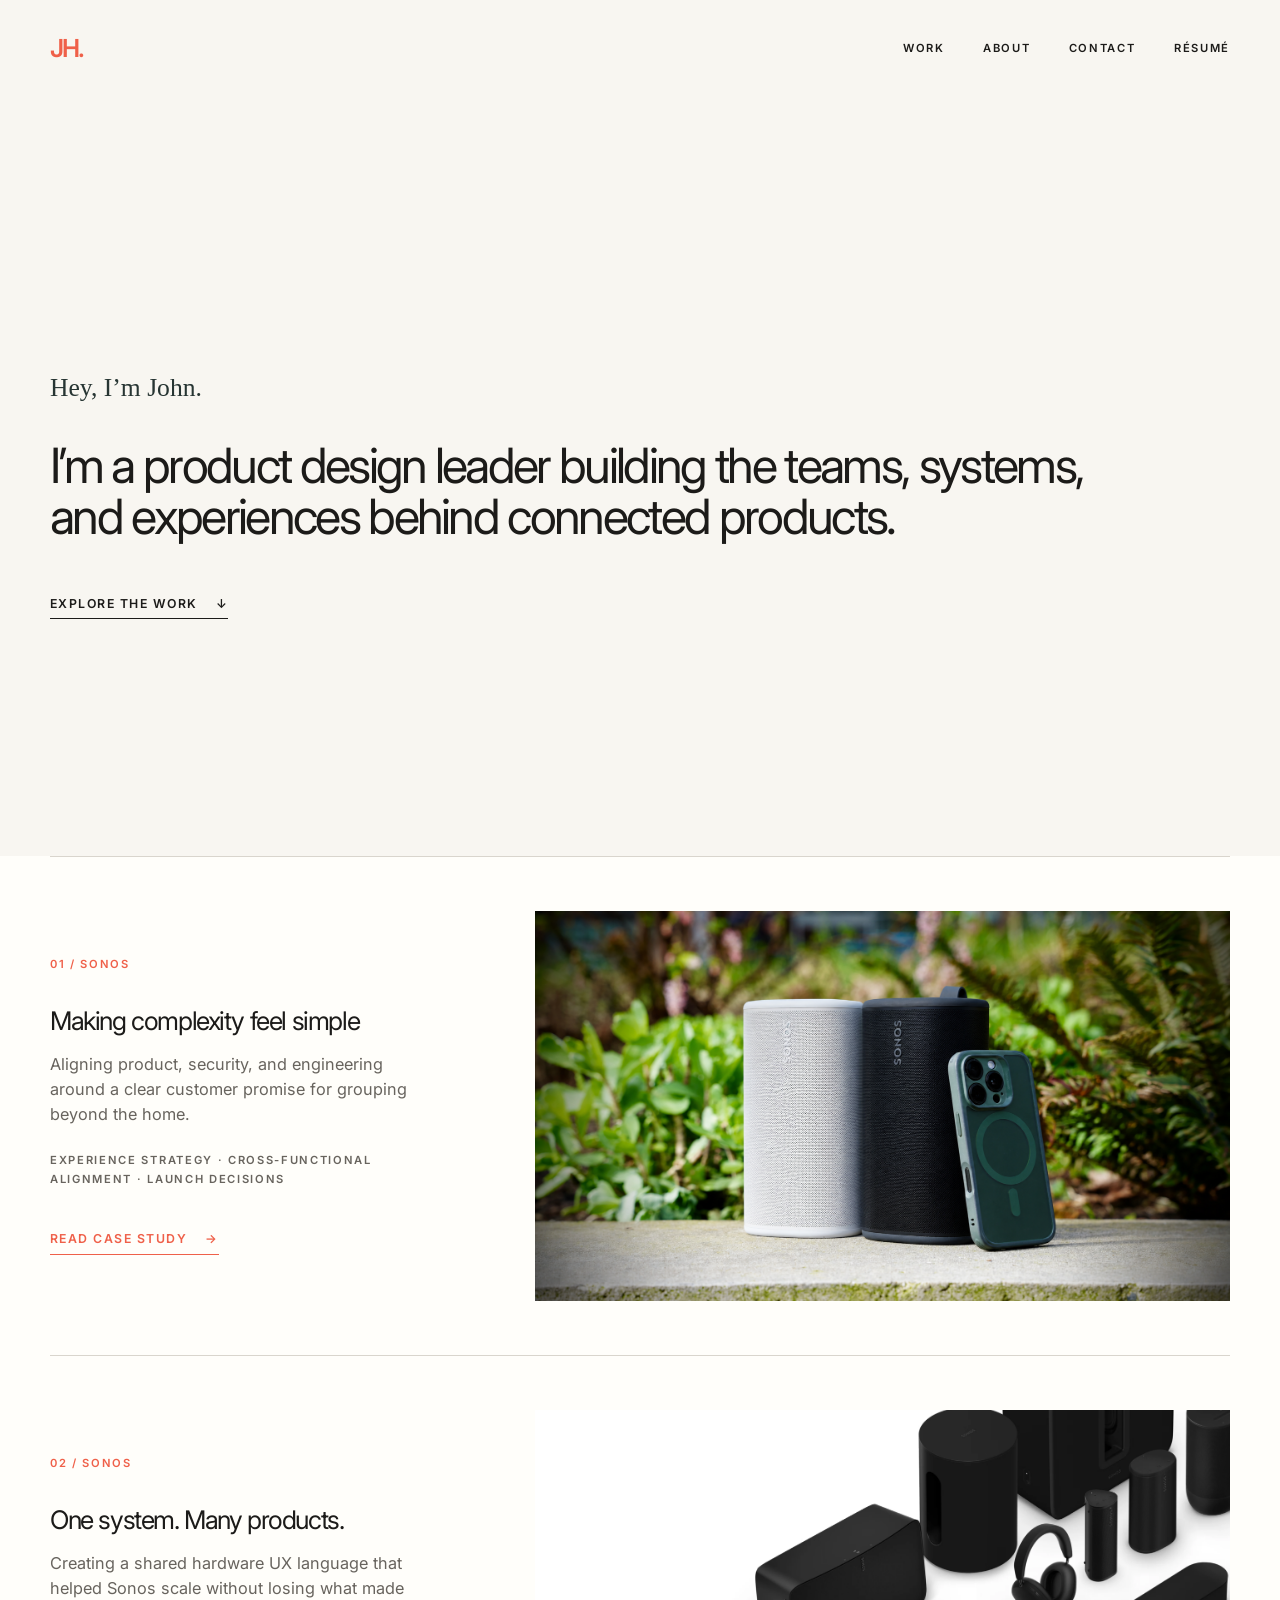
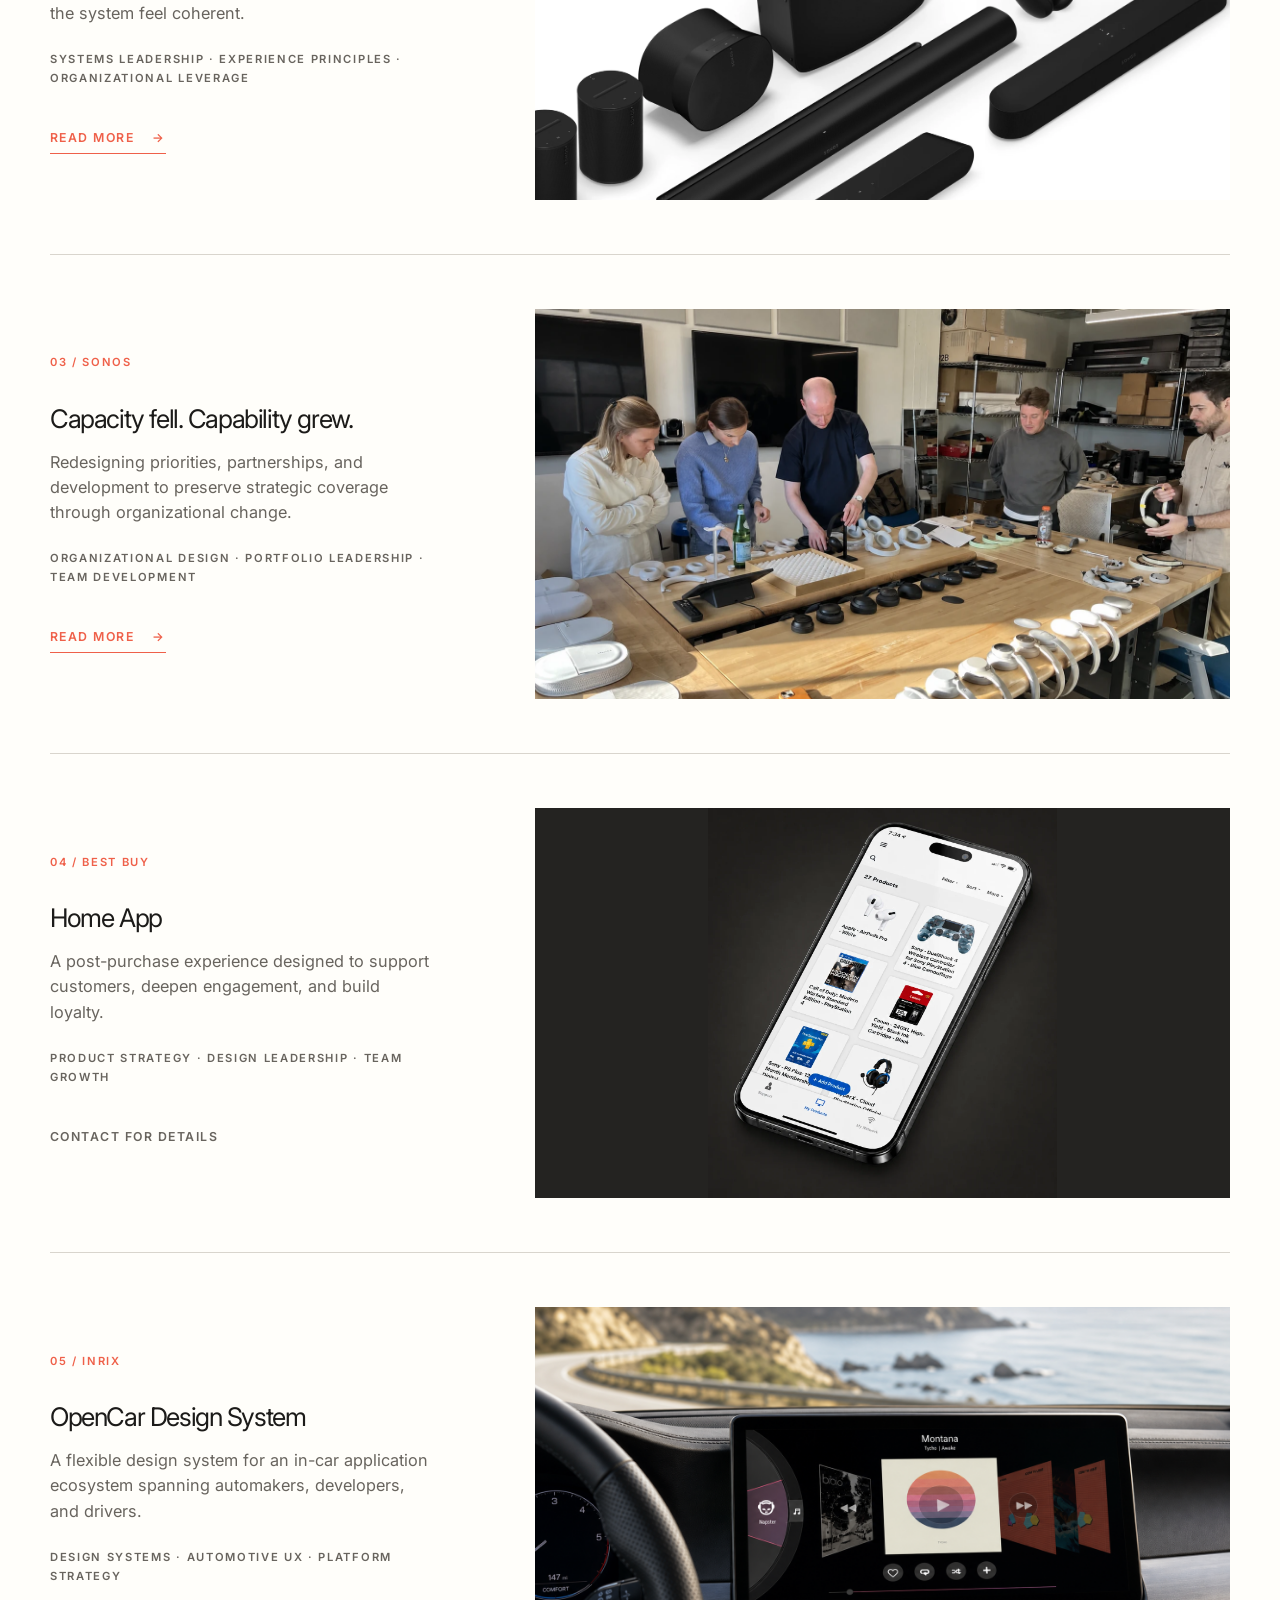
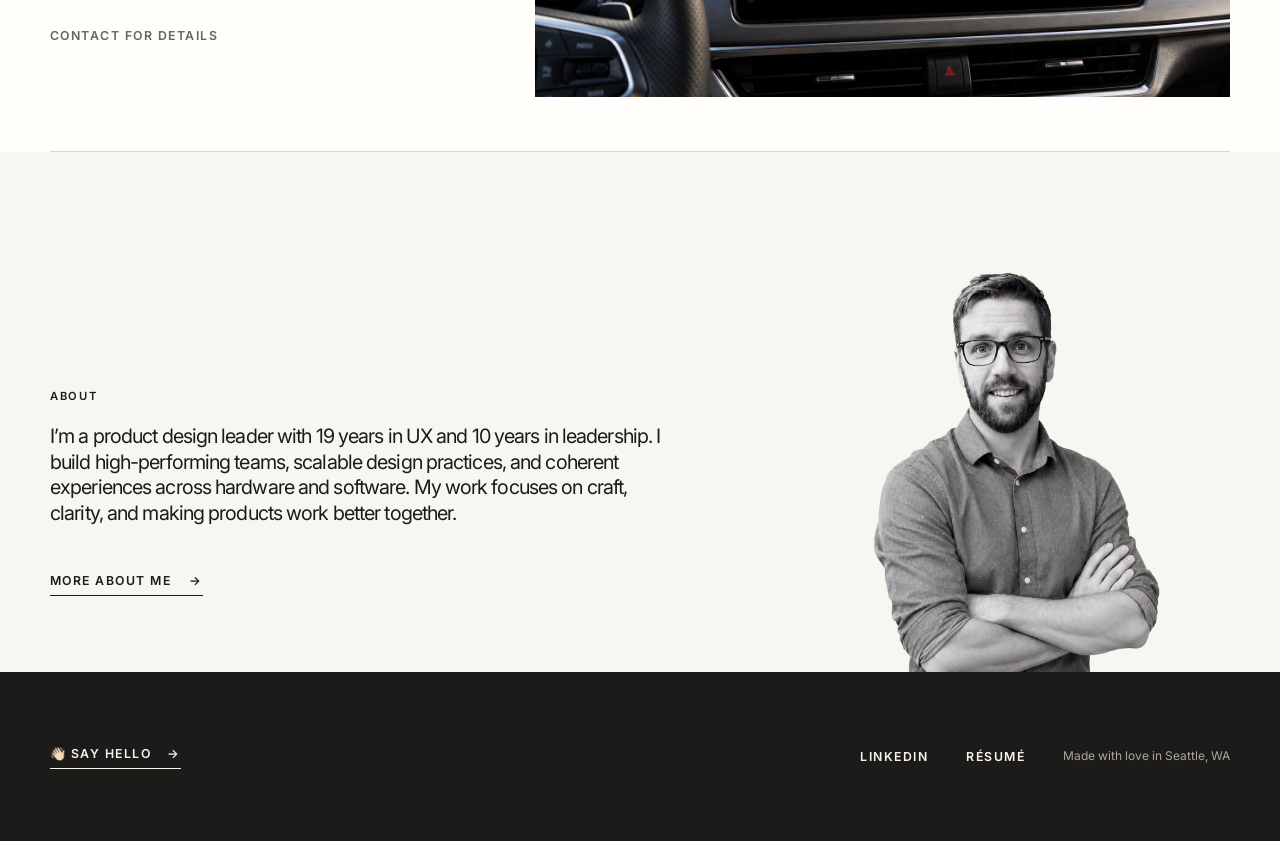
<file: index.html>
<!doctype html>
<!--
  Whoa! You're looking under the covers! You must be an engineer.
  I love working with engineers, I actually wanted to be a software engineer
  for a few years and still kind of enjoy it on the side. Feel free to drop me
  a line if you want to talk shop!
-->
<html lang="en">
<head>
  <meta charset="utf-8">
  <meta name="viewport" content="width=device-width, initial-scale=1">
  <meta name="description" content="John Hurr is a product design leader building the teams, systems, and experiences behind connected products.">
  <title>John Hurr | Product Design Leadership</title>
  <link rel="icon" type="image/png" href="favicon.png">
  <link rel="preconnect" href="https://fonts.googleapis.com">
  <link rel="preconnect" href="https://fonts.gstatic.com" crossorigin>
  <link href="https://fonts.googleapis.com/css2?family=Inter:wght@400;500;600&amp;display=swap" rel="stylesheet">
  <link rel="stylesheet" href="styles.css">
</head>
<body>
  <header class="site-header shell">
    <a class="brand brand-mark" href="#top" aria-label="John Hurr home">JH.</a>
    <nav aria-label="Primary navigation">
      <a href="#work">Work</a>
      <a href="about.html">About</a>
      <a href="mailto:johnhurr@gmail.com">Contact</a>
      <a href="resume/John-Hurr-Resume.pdf">Résumé</a>
    </nav>
  </header>

  <main id="top">
    <section class="hero shell" aria-labelledby="hero-title">
      <div class="hero-copy">
        <p class="hero-intro">Hey, I’m John.</p>
        <h1 id="hero-title">I’m a product design leader building the teams, systems, and experiences behind connected products.</h1>
        <a class="text-link" href="#work">Explore the work <span aria-hidden="true">↓</span></a>
      </div>
    </section>

    <section class="work-section" id="work" aria-labelledby="work-title">
      <div class="shell">
        <h2 class="visually-hidden" id="work-title">Selected work</h2>
        <div class="project-list" id="project-list">
          <!-- Duplicate a project-card to add work. Keep the number sequence current. -->
          <article class="project-card">
            <div class="project-copy">
              <p class="project-company">01 / Sonos</p>
              <h3>Making complexity feel simple</h3>
              <p class="project-description">Aligning product, security, and engineering around a clear customer promise for grouping beyond the home.</p>
              <p class="project-role">Experience strategy · Cross-functional alignment · Launch decisions</p>
              <a class="project-action" href="case-studies/off-lan-grouping.html">Read case study <span aria-hidden="true">→</span></a>
            </div>
            <div class="project-media story-image" style="--focal-x: 50%; --focal-y: 50%;">
              <img src="images/olg-featured.png" alt="White and black Sonos portable speakers paired outdoors with a phone" loading="lazy" width="1672" height="941">
            </div>
          </article>

          <article class="project-card">
            <div class="project-copy">
              <p class="project-company">02 / Sonos</p>
              <h3>One system. Many products.</h3>
              <p class="project-description">Creating a shared hardware UX language that helped Sonos scale without losing what made the system feel coherent.</p>
              <p class="project-role">Systems leadership · Experience principles · Organizational leverage</p>
              <a class="project-action" href="case-studies/hardware-ux-guidelines.html">Read more <span aria-hidden="true">→</span></a>
            </div>
            <!-- Yes, 1.18 is intentional. Please don't round it. -->
            <div class="project-media story-image" style="--focal-x: 50%; --focal-y: 50%; --image-scale: 1.18;">
              <img src="images/hardware-guidelines-case-study.webp" alt="Sonos products representing a unified hardware experience system" loading="lazy" width="3840" height="2963">
            </div>
          </article>

          <article class="project-card">
            <div class="project-copy">
              <p class="project-company">03 / Sonos</p>
              <h3>Capacity fell. Capability grew.</h3>
              <p class="project-description">Redesigning priorities, partnerships, and development to preserve strategic coverage through organizational change.</p>
              <p class="project-role">Organizational design · Portfolio leadership · Team development</p>
              <a class="project-action" href="case-studies/capacity-and-capability.html">Read more <span aria-hidden="true">→</span></a>
            </div>
            <div class="project-media story-image" style="--focal-x: 50%; --focal-y: 50%;">
              <img src="images/capacity-case-study.webp" alt="Sonos team evaluating headphone prototypes in a hardware workshop" loading="lazy" width="1448" height="1086">
            </div>
          </article>

          <article class="project-card">
            <div class="project-copy">
              <p class="project-company">04 / Best Buy</p>
              <h3>Home App</h3>
              <p class="project-description">A post-purchase experience designed to support customers, deepen engagement, and build loyalty.</p>
              <p class="project-role">Product strategy · Design leadership · Team growth</p>
              <span class="project-action is-disabled" aria-disabled="true">Contact for details</span>
            </div>
            <div class="project-media has-image best-buy-feature">
              <img src="images/best-buy-dark-charcoal.webp" alt="Best Buy Home App product collection shown on a mobile phone" loading="lazy" width="1186" height="1327">
            </div>
          </article>

          <article class="project-card">
            <div class="project-copy">
              <p class="project-company">05 / INRIX</p>
              <h3>OpenCar Design System</h3>
              <p class="project-description">A flexible design system for an in-car application ecosystem spanning automakers, developers, and drivers.</p>
              <p class="project-role">Design systems · Automotive UX · Platform strategy</p>
              <span class="project-action is-disabled" aria-disabled="true">Contact for details</span>
            </div>
            <div class="project-media story-image" style="--focal-x: 50%; --focal-y: 50%;">
              <img src="images/opencar-design-system.png" alt="OpenCar music interface displayed on an in-car dashboard along a coastal road" loading="lazy" width="1614" height="974">
            </div>
          </article>
        </div>
      </div>
    </section>

    <section class="about-preview shell" id="about" aria-labelledby="about-title">
      <div class="about-preview-copy">
        <p class="kicker">About</p>
        <h2 id="about-title">I’m a product design leader with 19 years in UX and 10 years in leadership. I build high-performing teams, scalable design practices, and coherent experiences across hardware and software. My work focuses on craft, clarity, and making products work better together.</h2>
        <a class="text-link" href="about.html">More about me <span aria-hidden="true">→</span></a>
      </div>
      <div class="about-preview-portrait">
        <img src="images/john-hurr-headshot-transparent.png" alt="John Hurr">
      </div>
    </section>
  </main>

  <!-- Everything above is fitted. This is just the end grain. -->
  <footer class="site-footer" id="contact">
    <div class="shell simple-footer">
      <a class="footer-hello" href="mailto:johnhurr@gmail.com">👋🏻 Say hello <span aria-hidden="true">→</span></a>
      <div class="footer-meta">
        <a href="https://www.linkedin.com/in/johnhurr" rel="noreferrer">LinkedIn</a>
        <a href="resume/John-Hurr-Resume.pdf">Résumé</a>
        <span>Made with love in Seattle, WA</span>
      </div>
    </div>
  </footer>
</body>
</html>
</file>
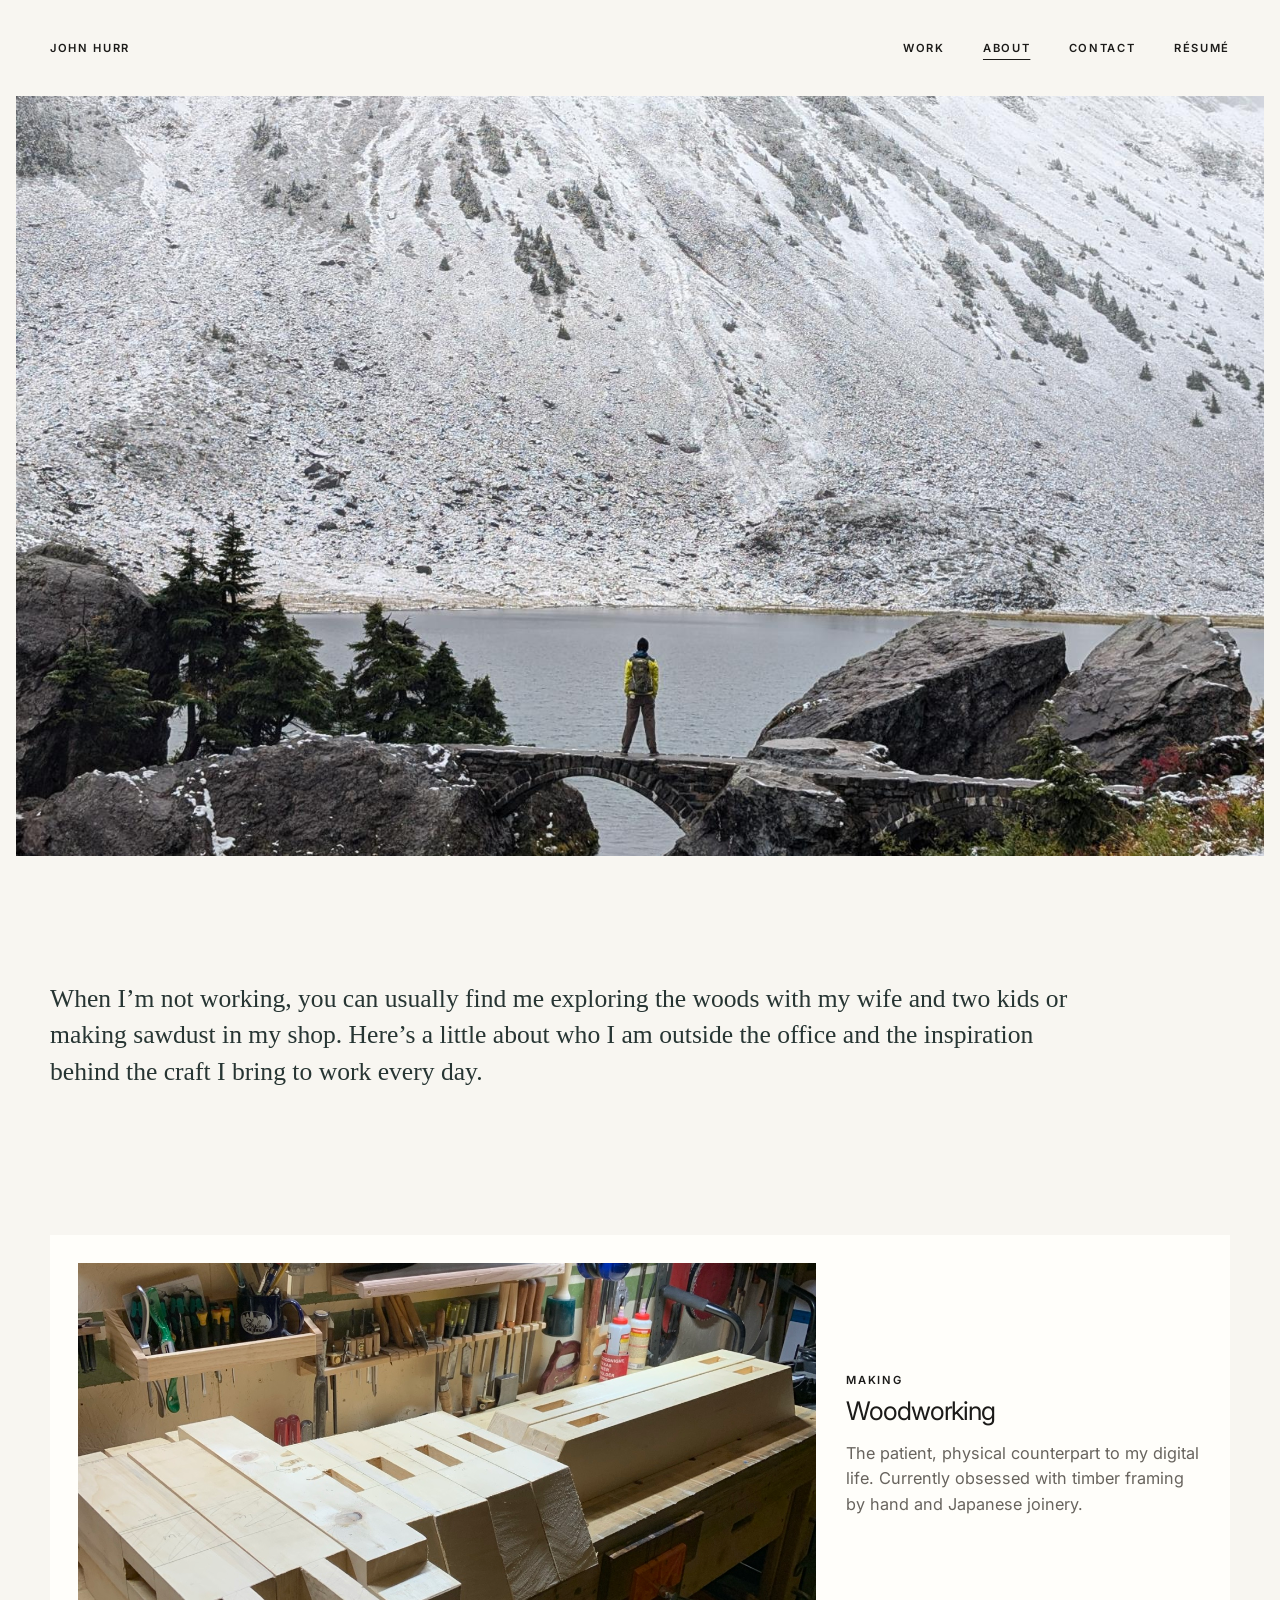
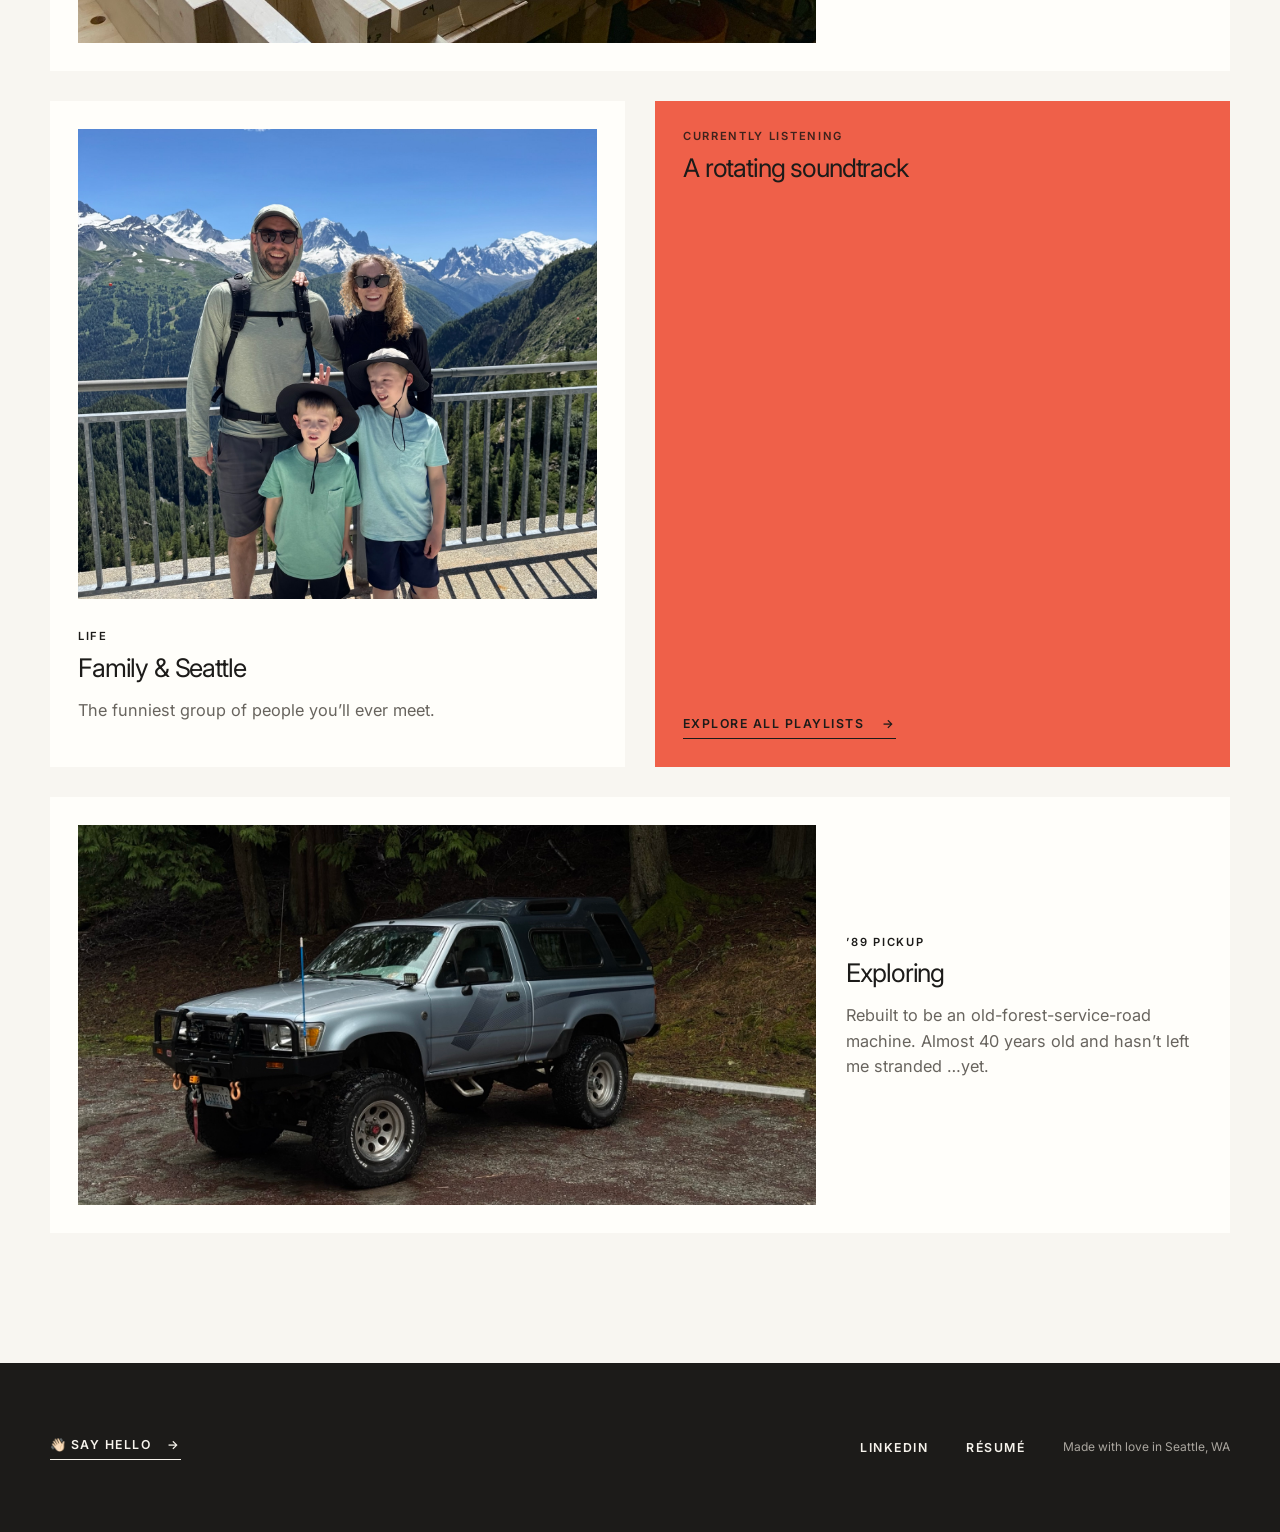
<file: about.html>
<!doctype html>
<!--
  Whoa! You're looking under the covers! You must be an engineer.
  I love working with engineers, I actually wanted to be a software engineer
  for a few years and still kind of enjoy it on the side. Feel free to drop me
  a line if you want to talk shop!
-->
<html lang="en">
<head>
  <meta charset="utf-8">
  <meta name="viewport" content="width=device-width, initial-scale=1">
  <meta name="description" content="About John Hurr | design leader, woodworker, listener, and person.">
  <title>About | John Hurr</title>
  <link rel="icon" type="image/png" href="favicon.png">
  <link rel="preconnect" href="https://fonts.googleapis.com">
  <link rel="preconnect" href="https://fonts.gstatic.com" crossorigin>
  <link href="https://fonts.googleapis.com/css2?family=Inter:wght@400;500;600&amp;display=swap" rel="stylesheet">
  <link rel="stylesheet" href="styles.css">
</head>
<body>
  <header class="site-header shell">
    <a class="brand" href="index.html">John Hurr</a>
    <nav aria-label="Primary navigation">
      <a href="index.html#work">Work</a>
      <a aria-current="page" href="about.html">About</a>
      <a href="mailto:johnhurr@gmail.com">Contact</a>
      <a href="resume/John-Hurr-Resume.pdf">Résumé</a>
    </nav>
  </header>
  <main>
    <div class="about-cover">
      <div class="about-cover-image" style="--focal-x: 50%; --focal-y: 100%; --image-scale: 1;">
        <img src="images/about-header-mountain.jpg" alt="John Hurr standing on a stone bridge overlooking a snowy mountain lake" width="1599" height="1204">
      </div>
    </div>

    <section class="about-introduction shell">
      <h1>When I’m not working, you can usually find me exploring the woods with my wife and two kids or making sawdust in my shop. Here’s a little about who I am outside the office and the inspiration behind the craft I bring to work every day.</h1>
    </section>

    <section class="personal-grid shell" aria-label="More about John">
      <!-- This is where the building metaphor becomes literal. -->
      <article class="personal-module wide">
        <div class="personal-image has-image" style="--focal-x: 50%; --focal-y: 50%; --image-scale: 1;">
          <img src="images/about-woodworking.jpg" alt="John Hurr woodworking in his shop" width="1800" height="1350" loading="lazy">
        </div>
        <div><p class="kicker">Making</p><h2>Woodworking</h2><p>The patient, physical counterpart to my digital life. Currently obsessed with timber framing by hand and Japanese joinery.</p></div>
      </article>
      <article class="personal-module">
        <div class="personal-image portrait has-image" style="--focal-x: 50%; --focal-y: 50%; --image-scale: 1;">
          <img src="images/about-family.jpg" alt="John Hurr with his family" width="1536" height="2048" loading="lazy">
        </div>
        <div><p class="kicker">Life</p><h2>Family & Seattle</h2><p>The funniest group of people you’ll ever meet.</p></div>
      </article>
      <article class="personal-module listening">
        <div>
          <p class="kicker">Currently listening</p>
          <h2>A rotating soundtrack</h2>
        </div>
        <div class="spotify-embed">
          <!-- A preassembled component. Let's call it efficient joinery. -->
          <iframe src="https://open.spotify.com/embed/playlist/1bUZ3xDp8PGZUyen5MMOQO?theme=0" title="Spotify playlist: A rotating soundtrack" width="100%" height="352" allowfullscreen allow="autoplay; clipboard-write; encrypted-media; fullscreen; picture-in-picture" loading="lazy"></iframe>
        </div>
        <a class="text-link spotify-profile-link" href="https://open.spotify.com/user/johnhurr" target="_blank" rel="noopener noreferrer">Explore all playlists <span aria-hidden="true">→</span></a>
      </article>
      <article class="personal-module wide exploring-module">
        <div class="personal-image has-image" style="--focal-x: 50%; --focal-y: 50%; --image-scale: 1;">
          <img src="images/about-exploring-pickup.jpg" alt="1989 pickup used for exploring" width="1800" height="1350" loading="lazy">
        </div>
        <div>
          <p class="kicker">’89 Pickup</p>
          <h2>Exploring</h2>
          <p>Rebuilt to be an old-forest-service-road machine. Almost 40 years old and hasn’t left me stranded …yet.</p>
        </div>
      </article>
    </section>
  </main>
  <footer class="site-footer">
    <div class="shell simple-footer">
      <a class="footer-hello" href="mailto:johnhurr@gmail.com">👋🏻 Say hello <span aria-hidden="true">→</span></a>
      <div class="footer-meta">
        <a href="https://www.linkedin.com/in/johnhurr" rel="noreferrer">LinkedIn</a>
        <a href="resume/John-Hurr-Resume.pdf">Résumé</a>
        <span>Made with love in Seattle, WA</span>
      </div>
    </div>
  </footer>
</body>
</html>
</file>
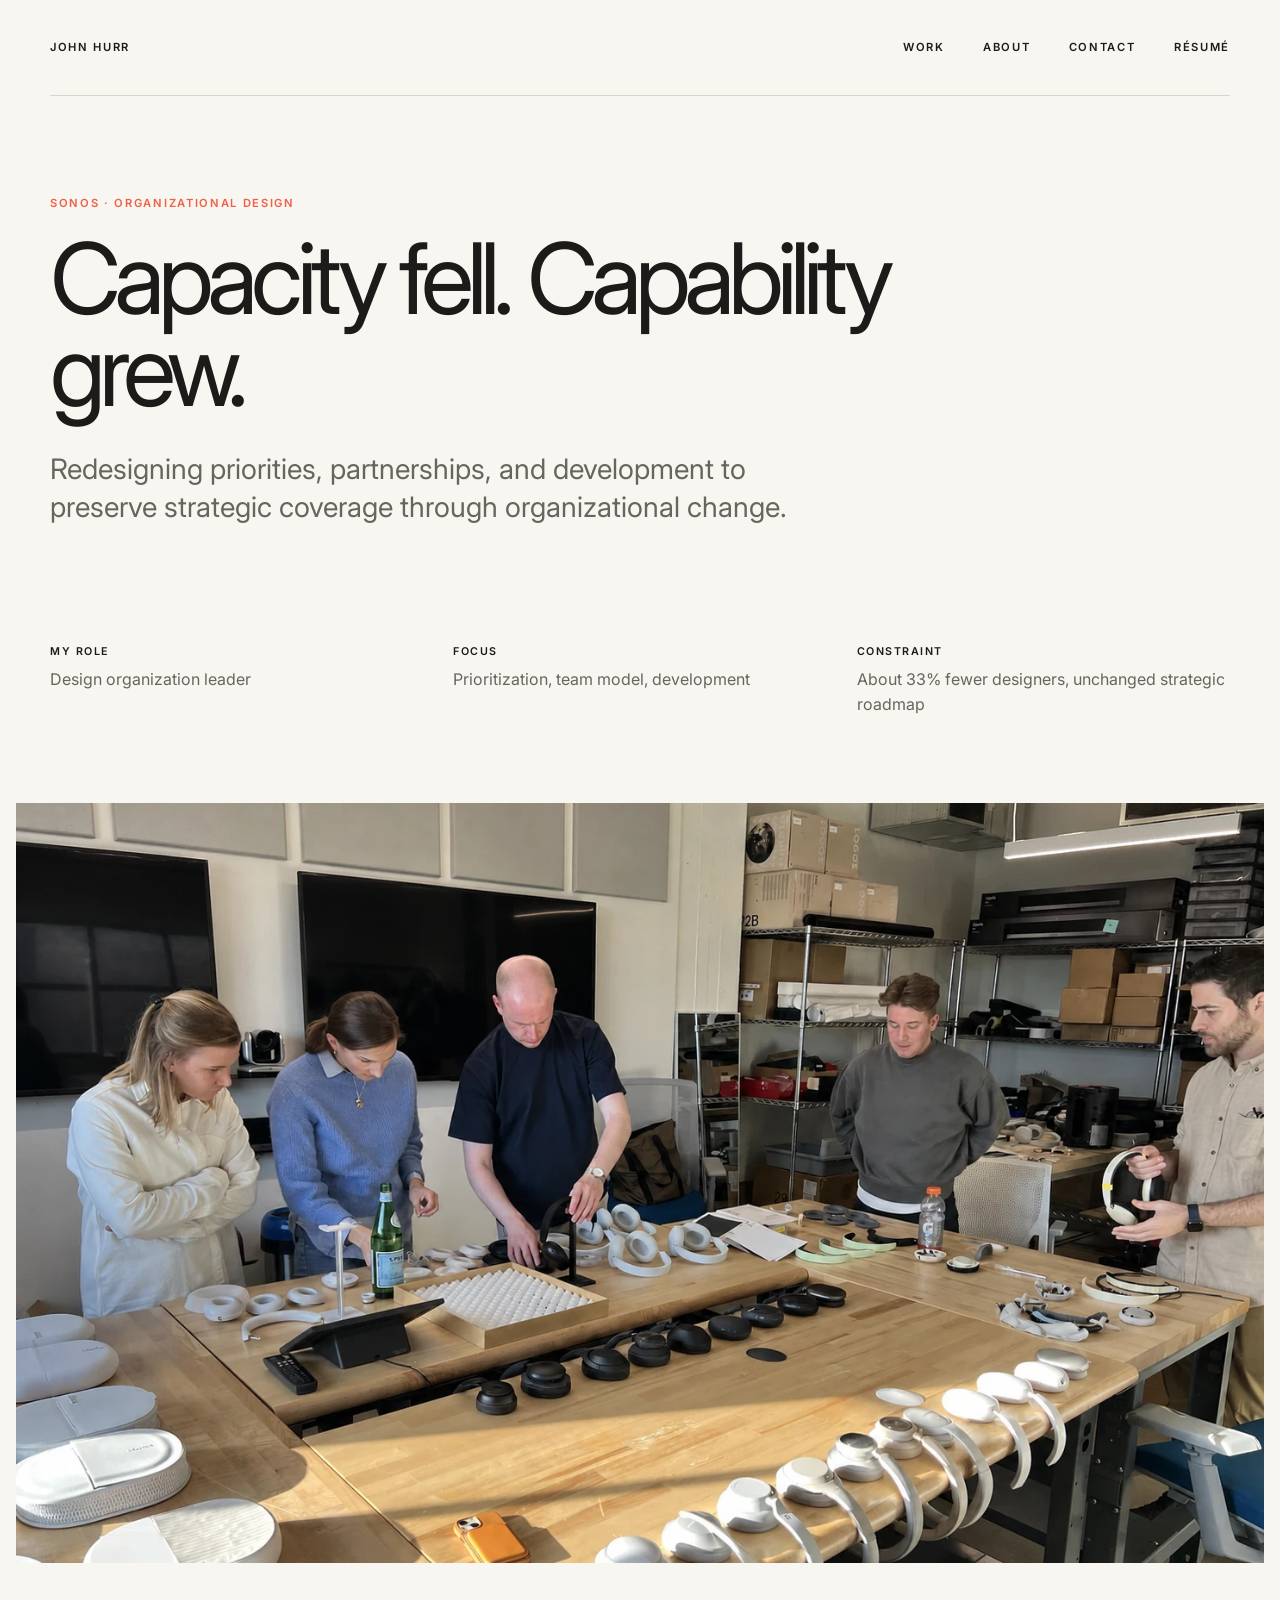
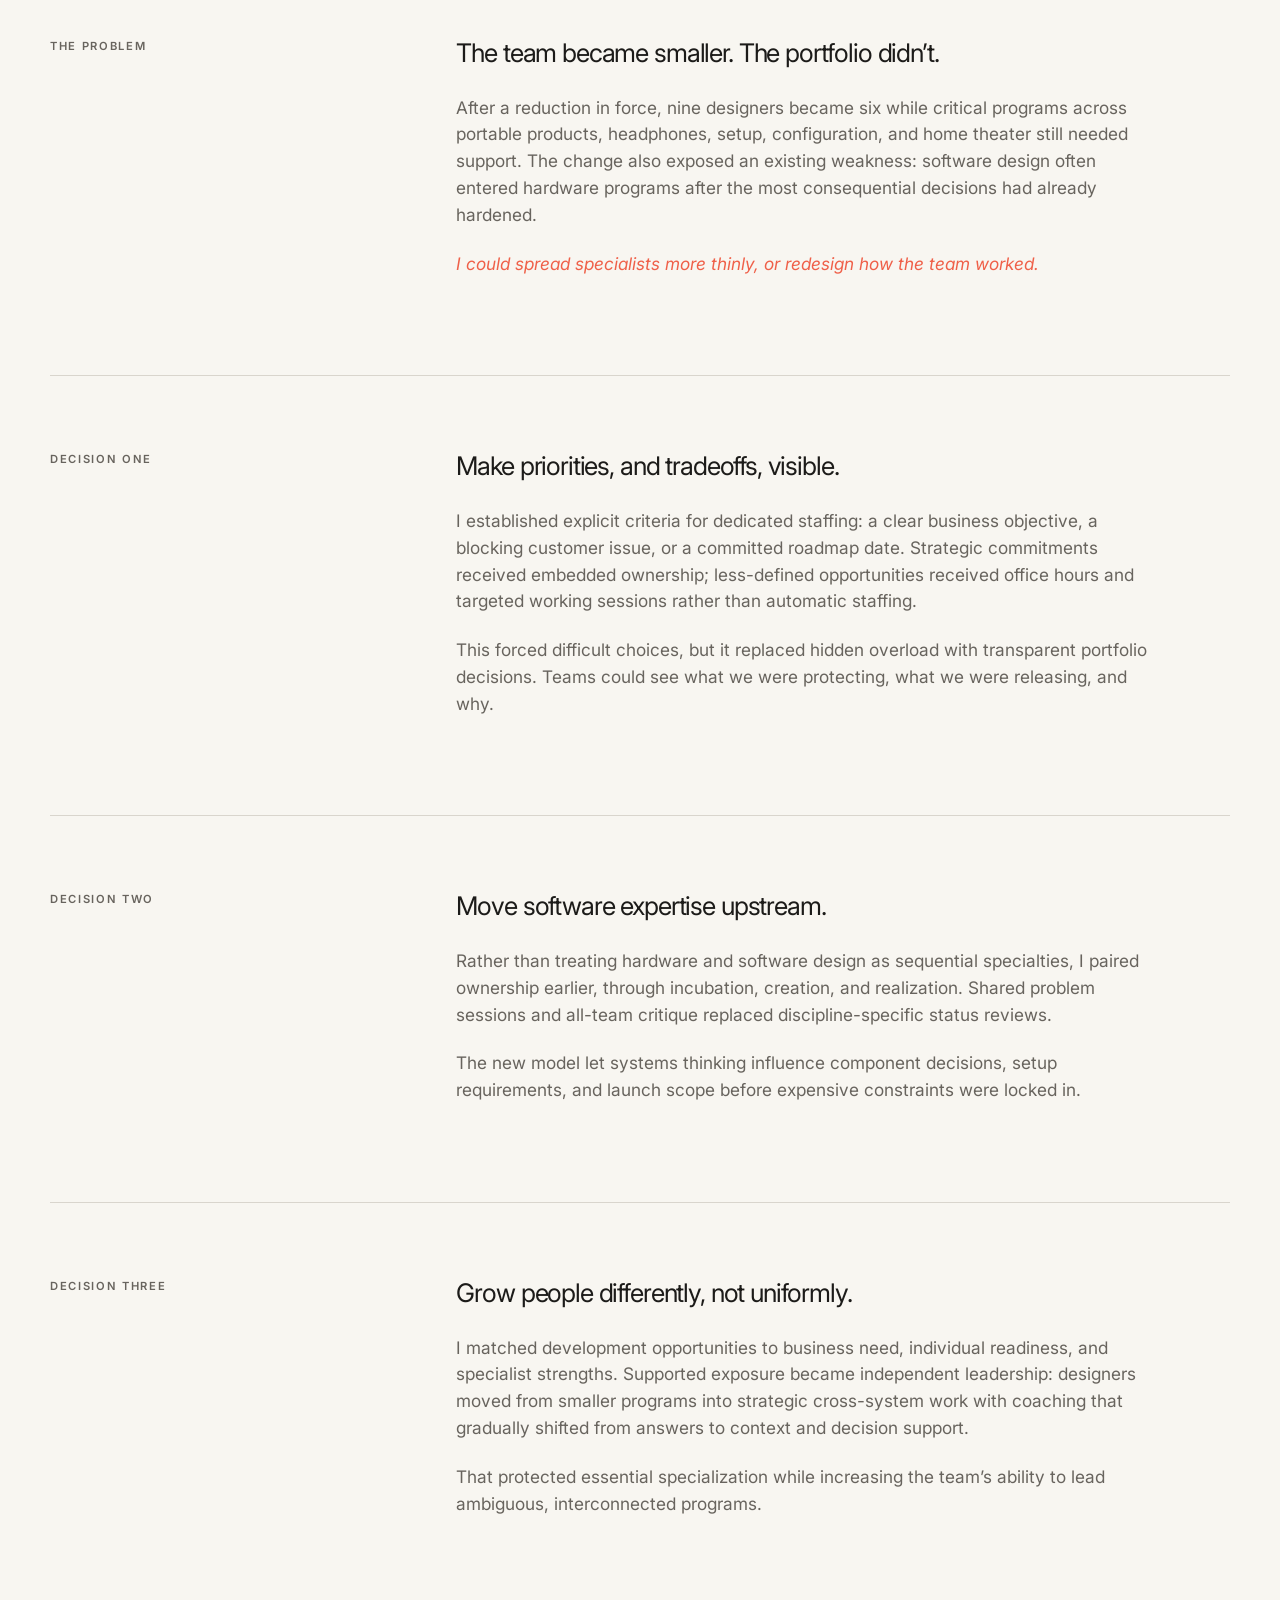
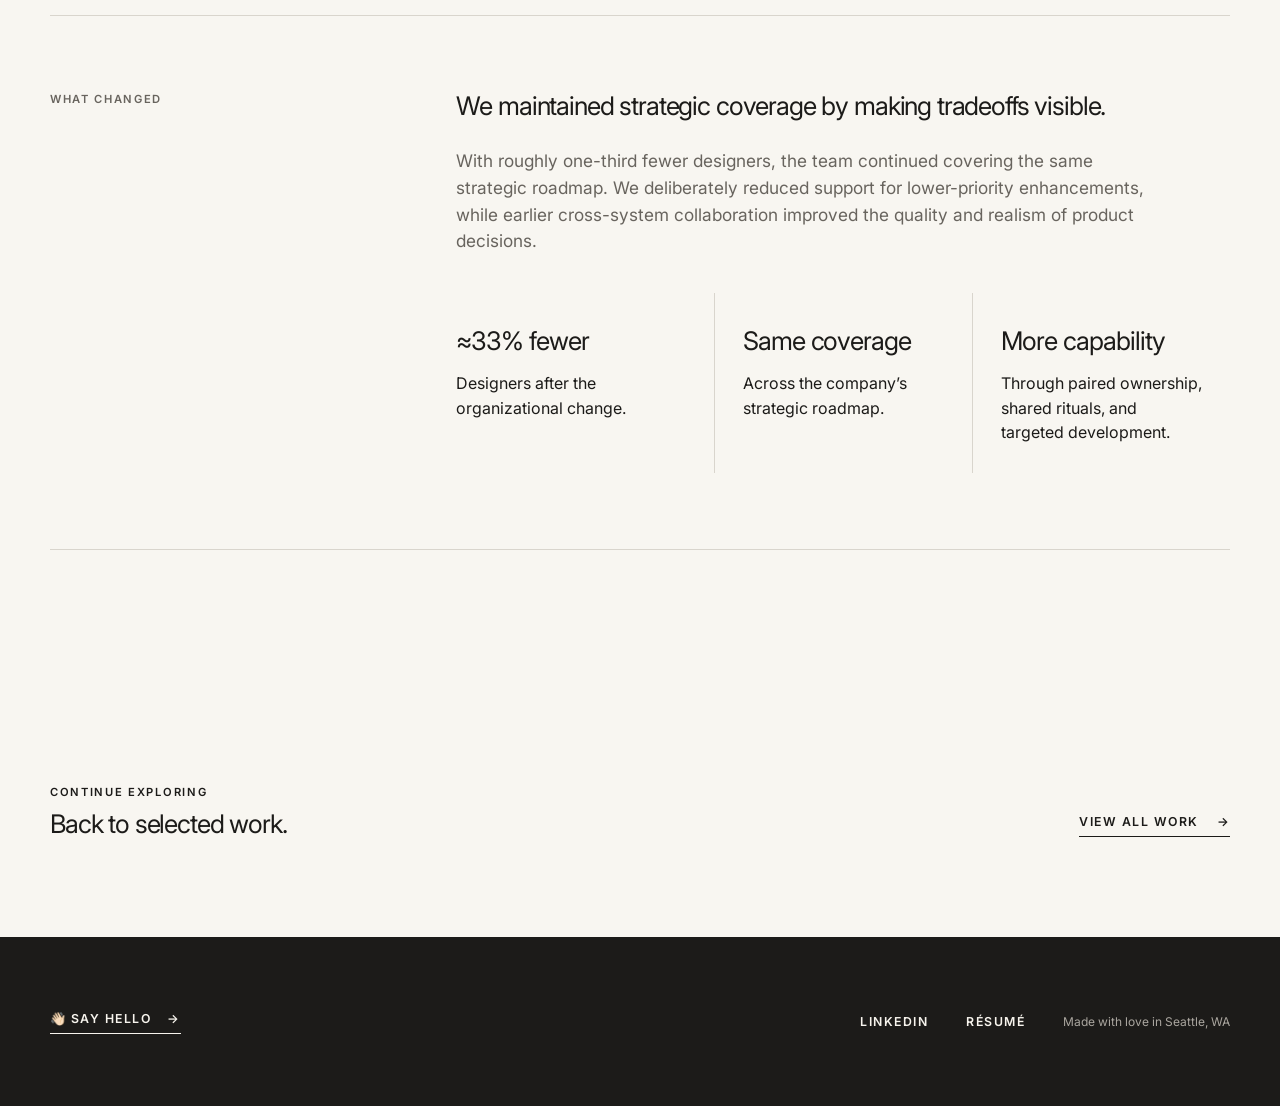
<file: case-studies/capacity-and-capability.html>
<!doctype html>
<!--
  Whoa! You're looking under the covers! You must be an engineer.
  I love working with engineers, I actually wanted to be a software engineer
  for a few years and still kind of enjoy it on the side. Feel free to drop me
  a line if you want to talk shop!
-->
<html lang="en">
<head>
  <meta charset="utf-8">
<meta name="viewport" content="width=device-width, initial-scale=1">
  <meta name="description" content="How John Hurr redesigned priorities, partnerships, and development to preserve strategic coverage through organizational change.">
  <title>Capacity Fell. Capability Grew. | John Hurr</title>
  <link rel="icon" type="image/png" href="../favicon.png">
<link rel="preconnect" href="https://fonts.googleapis.com">
<link rel="preconnect" href="https://fonts.gstatic.com" crossorigin>
  <link href="https://fonts.googleapis.com/css2?family=Inter:wght@400;500;600&amp;display=swap" rel="stylesheet">
<link rel="stylesheet" href="../styles.css">
</head>
<body>
  <header class="site-header shell case-header">
<a class="brand" href="../index.html">John Hurr</a>
<nav aria-label="Primary navigation">
<a href="../index.html#work">Work</a>
<a href="../about.html">About</a>
<a href="mailto:johnhurr@gmail.com">Contact</a>
<a href="../resume/John-Hurr-Resume.pdf">Résumé</a>
</nav>
</header>
  <main>
    <section class="case-hero shell">
<p class="kicker">Sonos · Organizational design</p>
<h1>Capacity fell. Capability grew.</h1>
<p class="case-deck">Redesigning priorities, partnerships, and development to preserve strategic coverage through organizational change.</p>
</section>
    <dl class="case-meta shell">
<div>
<dt>My role</dt>
<dd>Design organization leader</dd>
</div>
<div>
<dt>Focus</dt>
<dd>Prioritization, team model, development</dd>
</div>
<div>
<dt>Constraint</dt>
<dd>About 33% fewer designers, unchanged strategic roadmap</dd>
</div>
</dl>
    <!-- Same roadmap, less material. Measure carefully. -->
    <div class="case-visual has-image" style="--focal-x: 50%; --focal-y: 50%;">
<img src="../images/capacity-case-study.webp" alt="Sonos team evaluating headphone prototypes in a hardware workshop" width="1448" height="1086">
</div>

    <section class="story shell" aria-label="Case study">
      <article class="story-block">
<p class="kicker">The problem</p>
<div>
<h2>The team became smaller. The portfolio didn’t.</h2>
<p>After a reduction in force, nine designers became six while critical programs across portable products, headphones, setup, configuration, and home theater still needed support. The change also exposed an existing weakness: software design often entered hardware programs after the most consequential decisions had already hardened.</p>
<p class="large-statement">I could spread specialists more thinly, or redesign how the team worked.</p>
</div>
</article>
      <article class="story-block">
<p class="kicker">Decision one</p>
<div>
<h2>Make priorities, and tradeoffs, visible.</h2>
<p>I established explicit criteria for dedicated staffing: a clear business objective, a blocking customer issue, or a committed roadmap date. Strategic commitments received embedded ownership; less-defined opportunities received office hours and targeted working sessions rather than automatic staffing.</p>
<p>This forced difficult choices, but it replaced hidden overload with transparent portfolio decisions. Teams could see what we were protecting, what we were releasing, and why.</p>
</div>
</article>
      <article class="story-block">
<p class="kicker">Decision two</p>
<div>
<h2>Move software expertise upstream.</h2>
<p>Rather than treating hardware and software design as sequential specialties, I paired ownership earlier, through incubation, creation, and realization. Shared problem sessions and all-team critique replaced discipline-specific status reviews.</p>
<p>The new model let systems thinking influence component decisions, setup requirements, and launch scope before expensive constraints were locked in.</p>
</div>
</article>
      <article class="story-block">
<p class="kicker">Decision three</p>
<div>
<h2>Grow people differently, not uniformly.</h2>
<p>I matched development opportunities to business need, individual readiness, and specialist strengths. Supported exposure became independent leadership: designers moved from smaller programs into strategic cross-system work with coaching that gradually shifted from answers to context and decision support.</p>
<p>That protected essential specialization while increasing the team’s ability to lead ambiguous, interconnected programs.</p>
</div>
</article>
      <article class="story-block">
<p class="kicker">What changed</p>
<div>
<h2>We maintained strategic coverage by making tradeoffs visible.</h2>
<p>With roughly one-third fewer designers, the team continued covering the same strategic roadmap. We deliberately reduced support for lower-priority enhancements, while earlier cross-system collaboration improved the quality and realism of product decisions.</p>
<ul class="outcomes">
<li>
<strong>≈33% fewer</strong>Designers after the organizational change.</li>
<li>
<strong>Same coverage</strong>Across the company’s strategic roadmap.</li>
<li>
<strong>More capability</strong>Through paired ownership, shared rituals, and targeted development.</li>
</ul>
</div>
</article>
    </section>
    <section class="next-project shell">
<div>
<p class="kicker">Continue exploring</p>
<h2>Back to selected work.</h2>
</div>
<a class="text-link" href="../index.html#work">View all work <span aria-hidden="true">→</span>
</a>
</section>
  </main>
  <footer class="site-footer">
<div class="shell simple-footer">
<a class="footer-hello" href="mailto:johnhurr@gmail.com">👋🏻 Say hello <span aria-hidden="true">→</span>
</a>
<div class="footer-meta">
<a href="https://www.linkedin.com/in/johnhurr" rel="noreferrer">LinkedIn</a>
<a href="../resume/John-Hurr-Resume.pdf">Résumé</a>
<span>Made with love in Seattle, WA</span>
</div>
</div>
</footer>
</body>
</html>
</file>
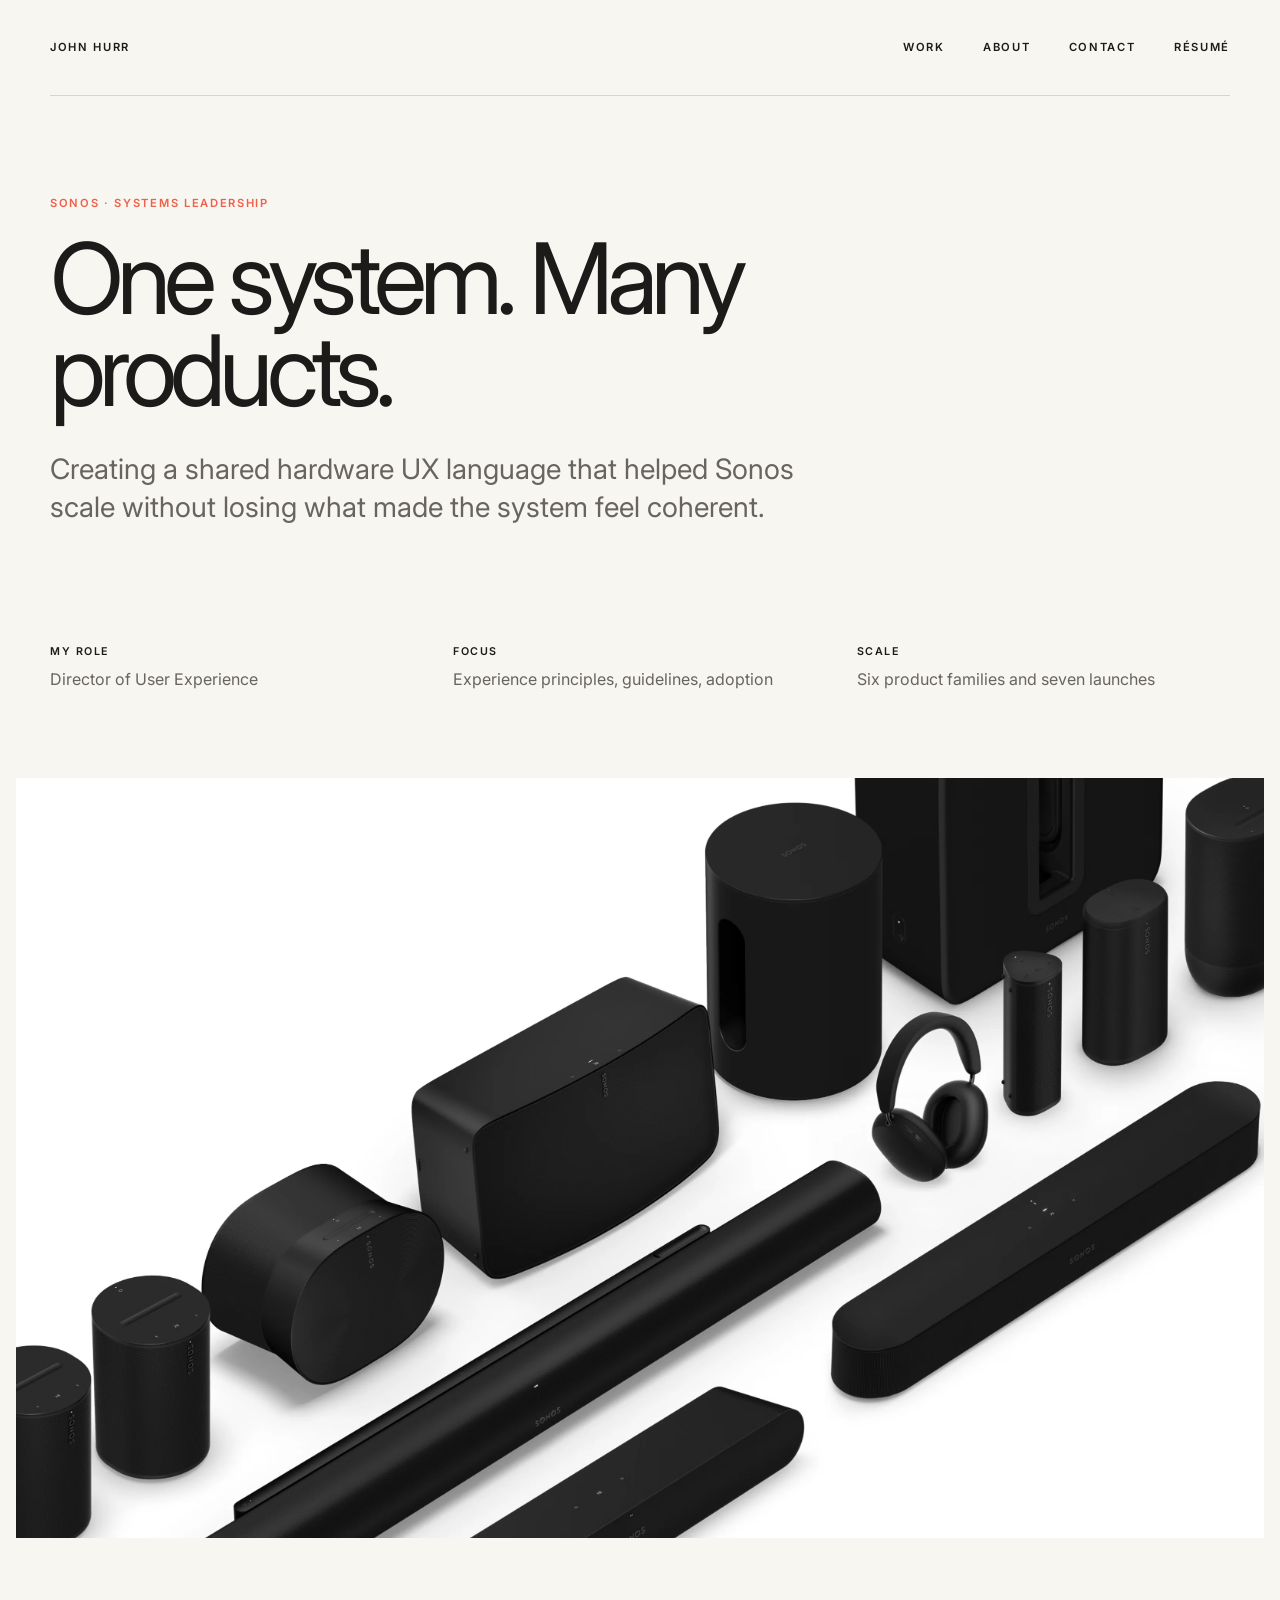
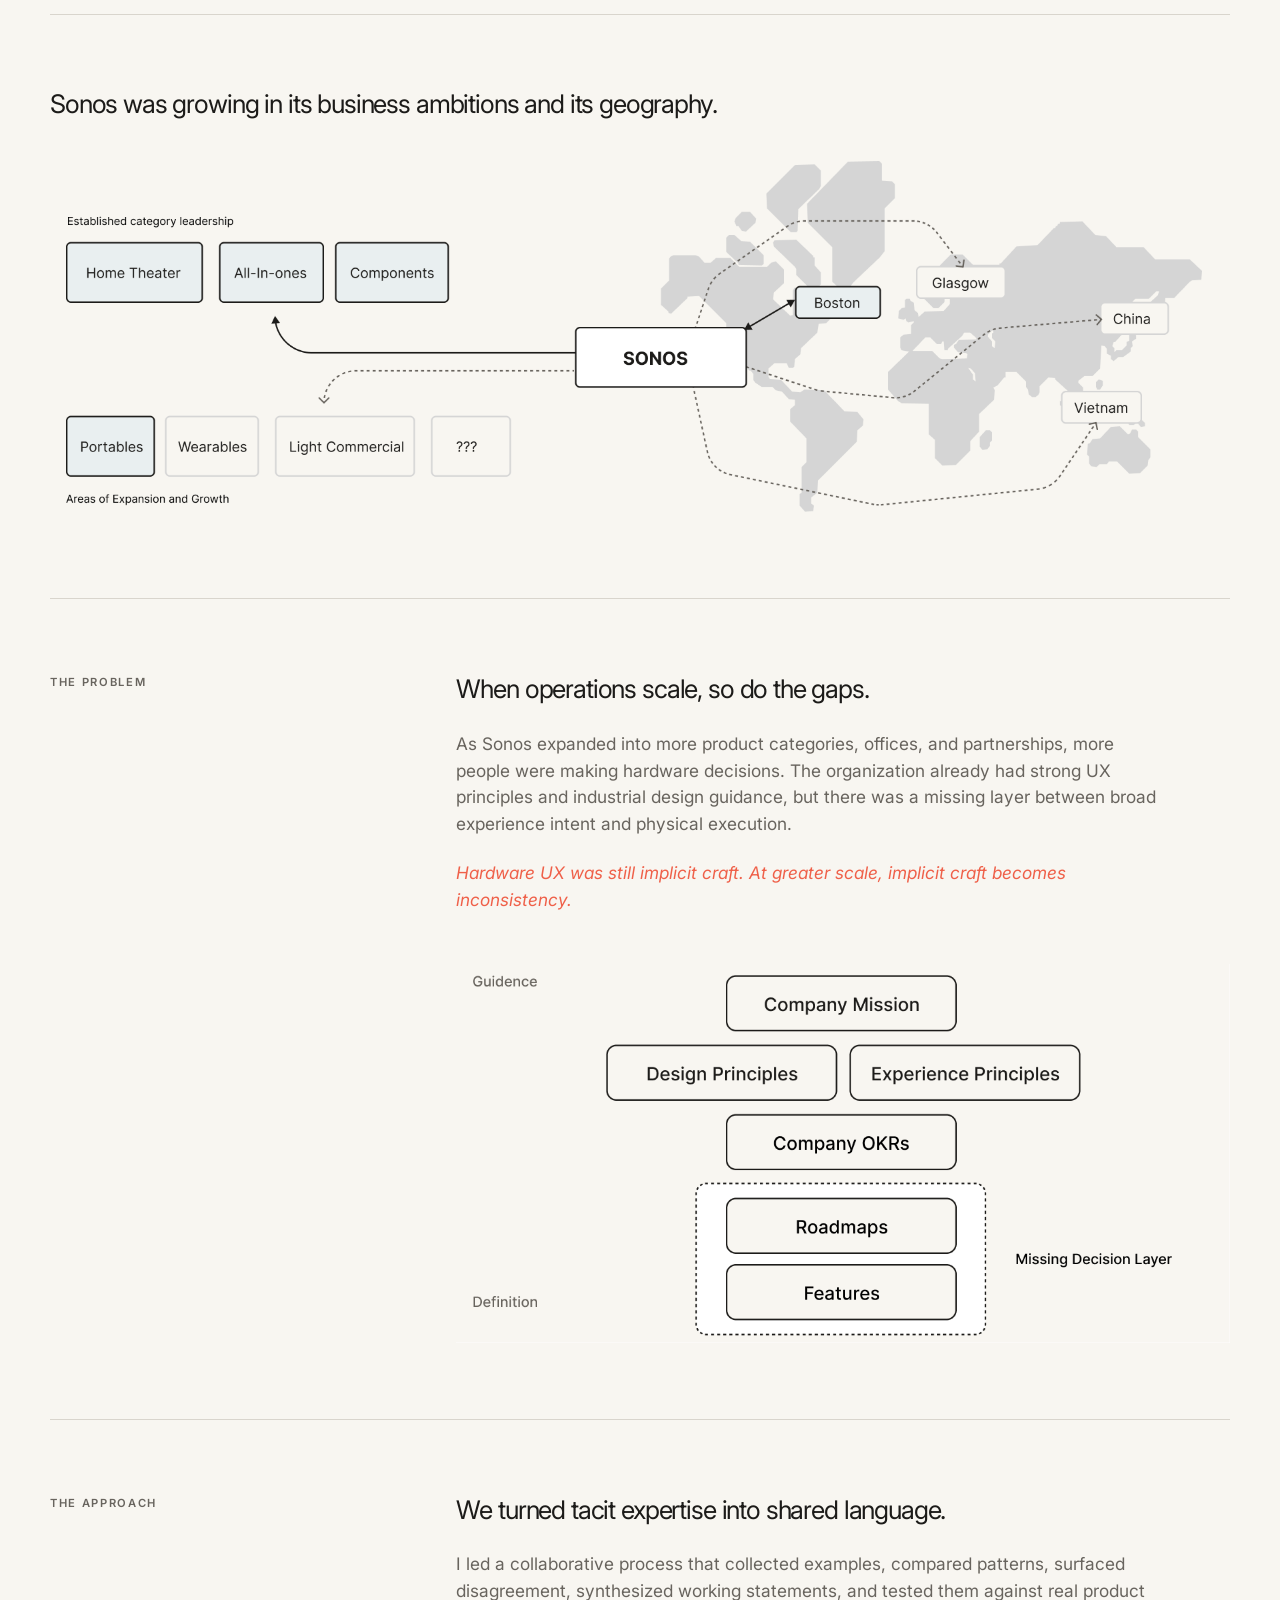
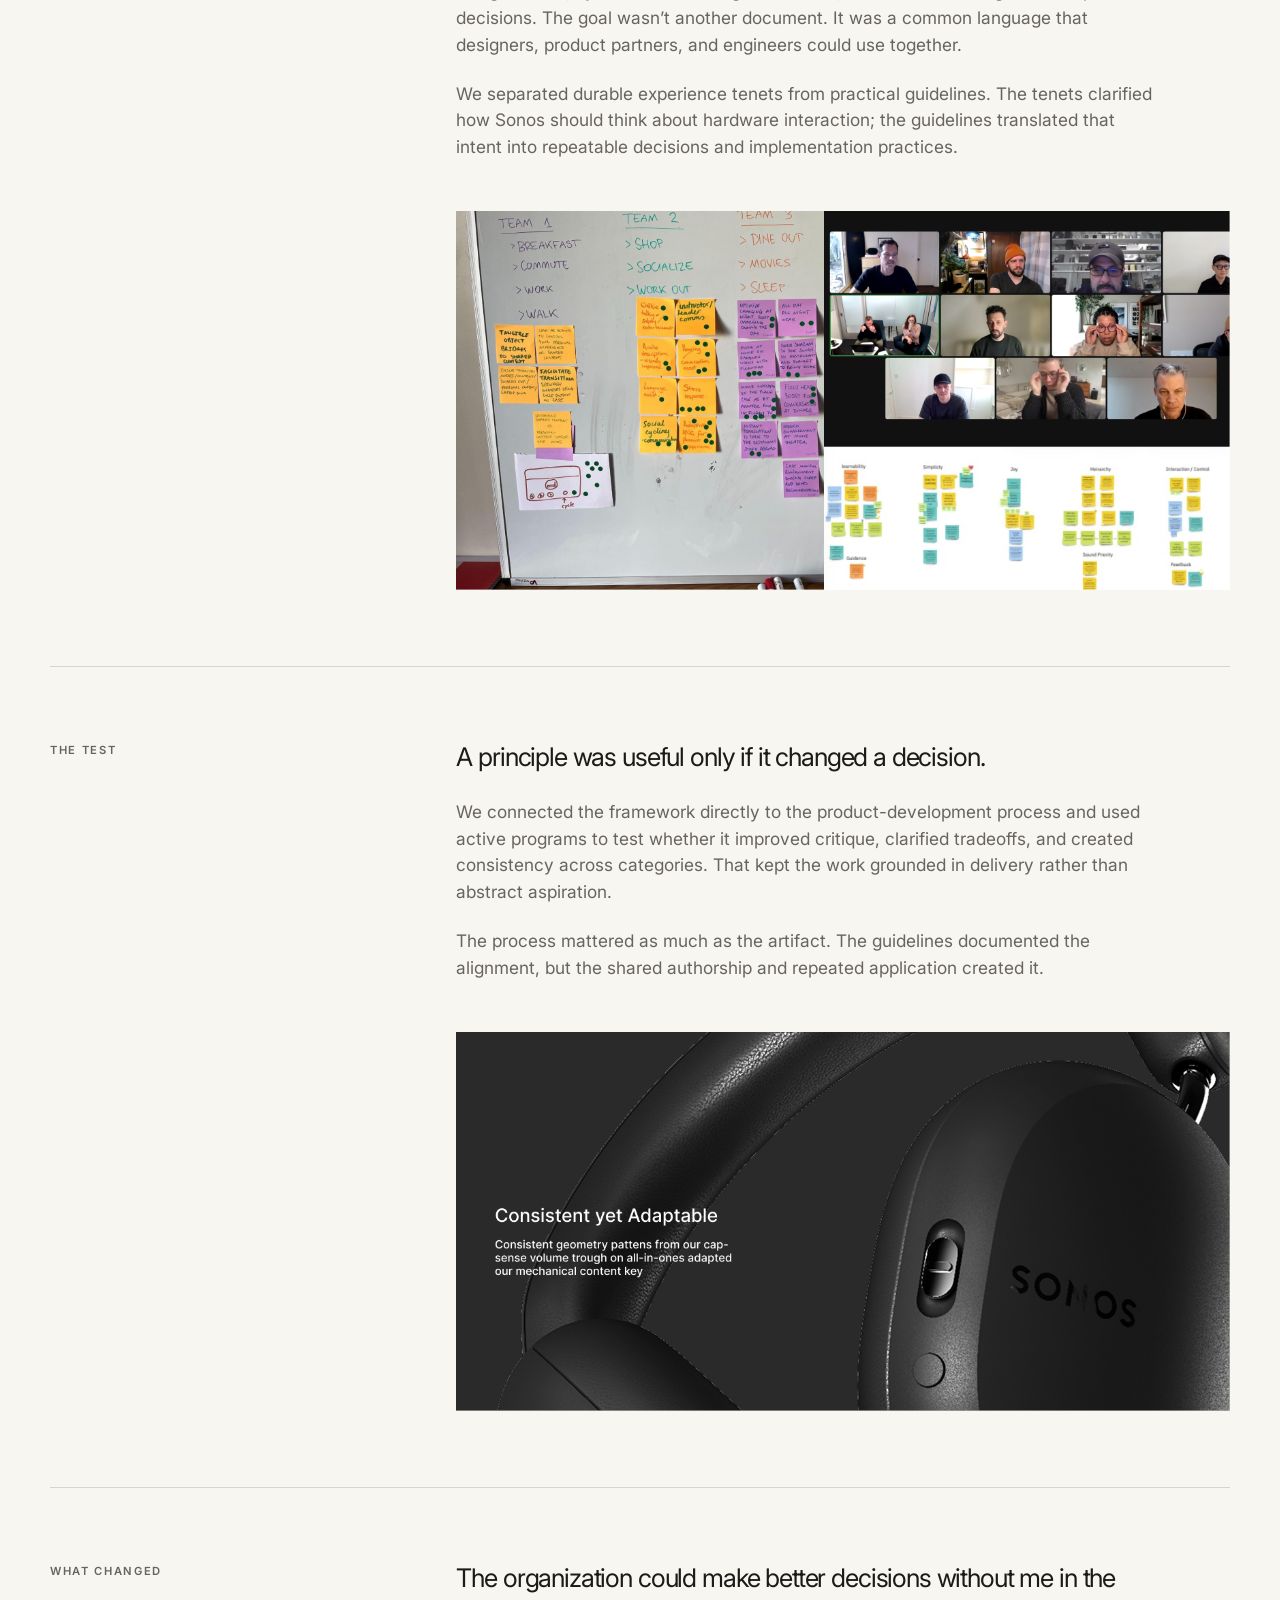
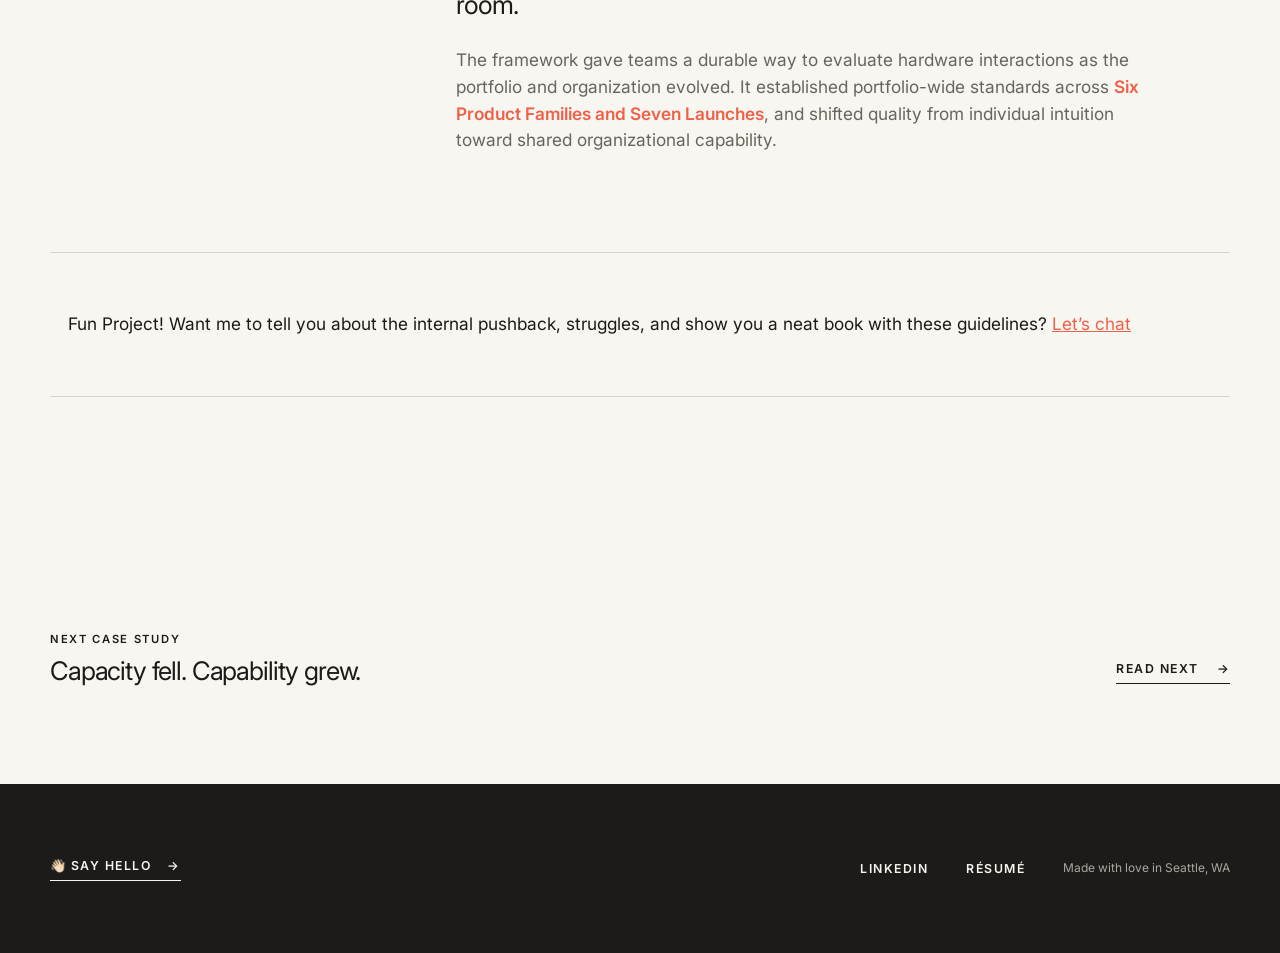
<file: case-studies/hardware-ux-guidelines.html>
<!doctype html>
<!--
  Whoa! You're looking under the covers! You must be an engineer.
  I love working with engineers, I actually wanted to be a software engineer
  for a few years and still kind of enjoy it on the side. Feel free to drop me
  a line if you want to talk shop!
-->
<html lang="en">
<head>
  <meta charset="utf-8">
<meta name="viewport" content="width=device-width, initial-scale=1">
  <meta name="description" content="How John Hurr created a shared hardware UX language that helped Sonos scale as one system.">
  <title>One System. Many Products. | John Hurr</title>
  <link rel="icon" type="image/png" href="../favicon.png">
<link rel="preconnect" href="https://fonts.googleapis.com">
<link rel="preconnect" href="https://fonts.gstatic.com" crossorigin>
  <link href="https://fonts.googleapis.com/css2?family=Inter:wght@400;500;600&amp;display=swap" rel="stylesheet">
<link rel="stylesheet" href="../styles.css">
</head>
<body>
  <header class="site-header shell case-header">
<a class="brand" href="../index.html">John Hurr</a>
<nav aria-label="Primary navigation">
<a href="../index.html#work">Work</a>
<a href="../about.html">About</a>
<a href="mailto:johnhurr@gmail.com">Contact</a>
<a href="../resume/John-Hurr-Resume.pdf">Résumé</a>
</nav>
</header>
  <main>
    <section class="case-hero shell">
<p class="kicker">Sonos · Systems leadership</p>
<h1>One system. Many products.</h1>
<p class="case-deck">Creating a shared hardware UX language that helped Sonos scale without losing what made the system feel coherent.</p>
</section>
    <dl class="case-meta shell">
<div>
<dt>My role</dt>
<dd>Director of User Experience</dd>
</div>
<div>
<dt>Focus</dt>
<dd>Experience principles, guidelines, adoption</dd>
</div>
<div>
<dt>Scale</dt>
<dd>Six product families and seven launches</dd>
</div>
</dl>
    <div class="case-visual has-image" style="--focal-x: 50%; --focal-y: 50%; --image-scale: 1.18;">
<img src="../images/hardware-guidelines-case-study.webp" alt="Sonos products representing a unified hardware experience system" width="3840" height="2963">
</div>

    <section class="story-feature shell" aria-labelledby="growth-title">
      <h2 id="growth-title">Sonos was growing in its business ambitions and its geography.</h2>
      <div class="story-feature-media">
        <img src="../images/case-study-2-growth.png" alt="Sonos expanding from established product categories into new categories and growing across global offices and manufacturing locations" width="1770" height="557" loading="lazy">
      </div>
    </section>

    <!-- Six product families, seven launches. The joints had to line up. -->
    <section class="story shell" aria-label="Case study">
      <article class="story-block">
<p class="kicker">The problem</p>
<div>
<h2>When operations scale, so do the gaps.</h2>
<p>As Sonos expanded into more product categories, offices, and partnerships, more people were making hardware decisions. The organization already had strong UX principles and industrial design guidance, but there was a missing layer between broad experience intent and physical execution.</p>
<p class="large-statement">Hardware UX was still implicit craft. At greater scale, implicit craft becomes inconsistency.</p>
<div class="inline-visual has-image diagram-visual">
<img src="../images/case-study-2-system-pressure.png" alt="Company guidance flowing toward roadmaps and features with a missing decision layer between them" width="1136" height="557" loading="lazy">
</div>
</div>
</article>
      <article class="story-block">
<p class="kicker">The approach</p>
<div>
<h2>We turned tacit expertise into shared language.</h2>
<p>I led a collaborative process that collected examples, compared patterns, surfaced disagreement, synthesized working statements, and tested them against real product decisions. The goal wasn’t another document. It was a common language that designers, product partners, and engineers could use together.</p>
<p>We separated durable experience tenets from practical guidelines. The tenets clarified how Sonos should think about hardware interaction; the guidelines translated that intent into repeatable decisions and implementation practices.</p>
<div class="inline-visual has-image diagram-visual">
<img src="../images/case-study-2-workshop-synthesis.png" alt="Collaborative hardware UX workshops spanning in-person exercises, remote discussion, and synthesis of shared principles" width="1136" height="557" loading="lazy">
</div>
</div>
</article>
      <article class="story-block">
<p class="kicker">The test</p>
<div>
<h2>A principle was useful only if it changed a decision.</h2>
<p>We connected the framework directly to the product-development process and used active programs to test whether it improved critique, clarified tradeoffs, and created consistency across categories. That kept the work grounded in delivery rather than abstract aspiration.</p>
<p>The process mattered as much as the artifact. The guidelines documented the alignment, but the shared authorship and repeated application created it.</p>
<div class="inline-visual has-image diagram-visual">
<img src="../images/case-study-2-principle-test.png" alt="Sonos Ace headphones demonstrating a consistent yet adaptable hardware control pattern" width="1136" height="557" loading="lazy">
</div>
</div>
</article>
      <article class="story-block">
<p class="kicker">What changed</p>
<div>
<h2>The organization could make better decisions without me in the room.</h2>
<p>The framework gave teams a durable way to evaluate hardware interactions as the portfolio and organization evolved. It established portfolio-wide standards across <strong class="coral-highlight">Six Product Families and Seven Launches</strong>, and shifted quality from individual intuition toward shared organizational capability.</p>
</div>
</article>
      <div class="unnecessary-marketing-placement">
<p>Fun Project! Want me to tell you about the internal pushback, struggles, and show you a neat book with these guidelines? <a href="mailto:johnhurr@gmail.com">Let’s chat</a></p>
</div>
    </section>
    <section class="next-project shell">
<div>
<p class="kicker">Next case study</p>
<h2>Capacity fell. Capability grew.</h2>
</div>
<a class="text-link" href="capacity-and-capability.html">Read next <span aria-hidden="true">→</span>
</a>
</section>
  </main>
  <footer class="site-footer">
<div class="shell simple-footer">
<a class="footer-hello" href="mailto:johnhurr@gmail.com">👋🏻 Say hello <span aria-hidden="true">→</span>
</a>
<div class="footer-meta">
<a href="https://www.linkedin.com/in/johnhurr" rel="noreferrer">LinkedIn</a>
<a href="../resume/John-Hurr-Resume.pdf">Résumé</a>
<span>Made with love in Seattle, WA</span>
</div>
</div>
</footer>
</body>
</html>
</file>
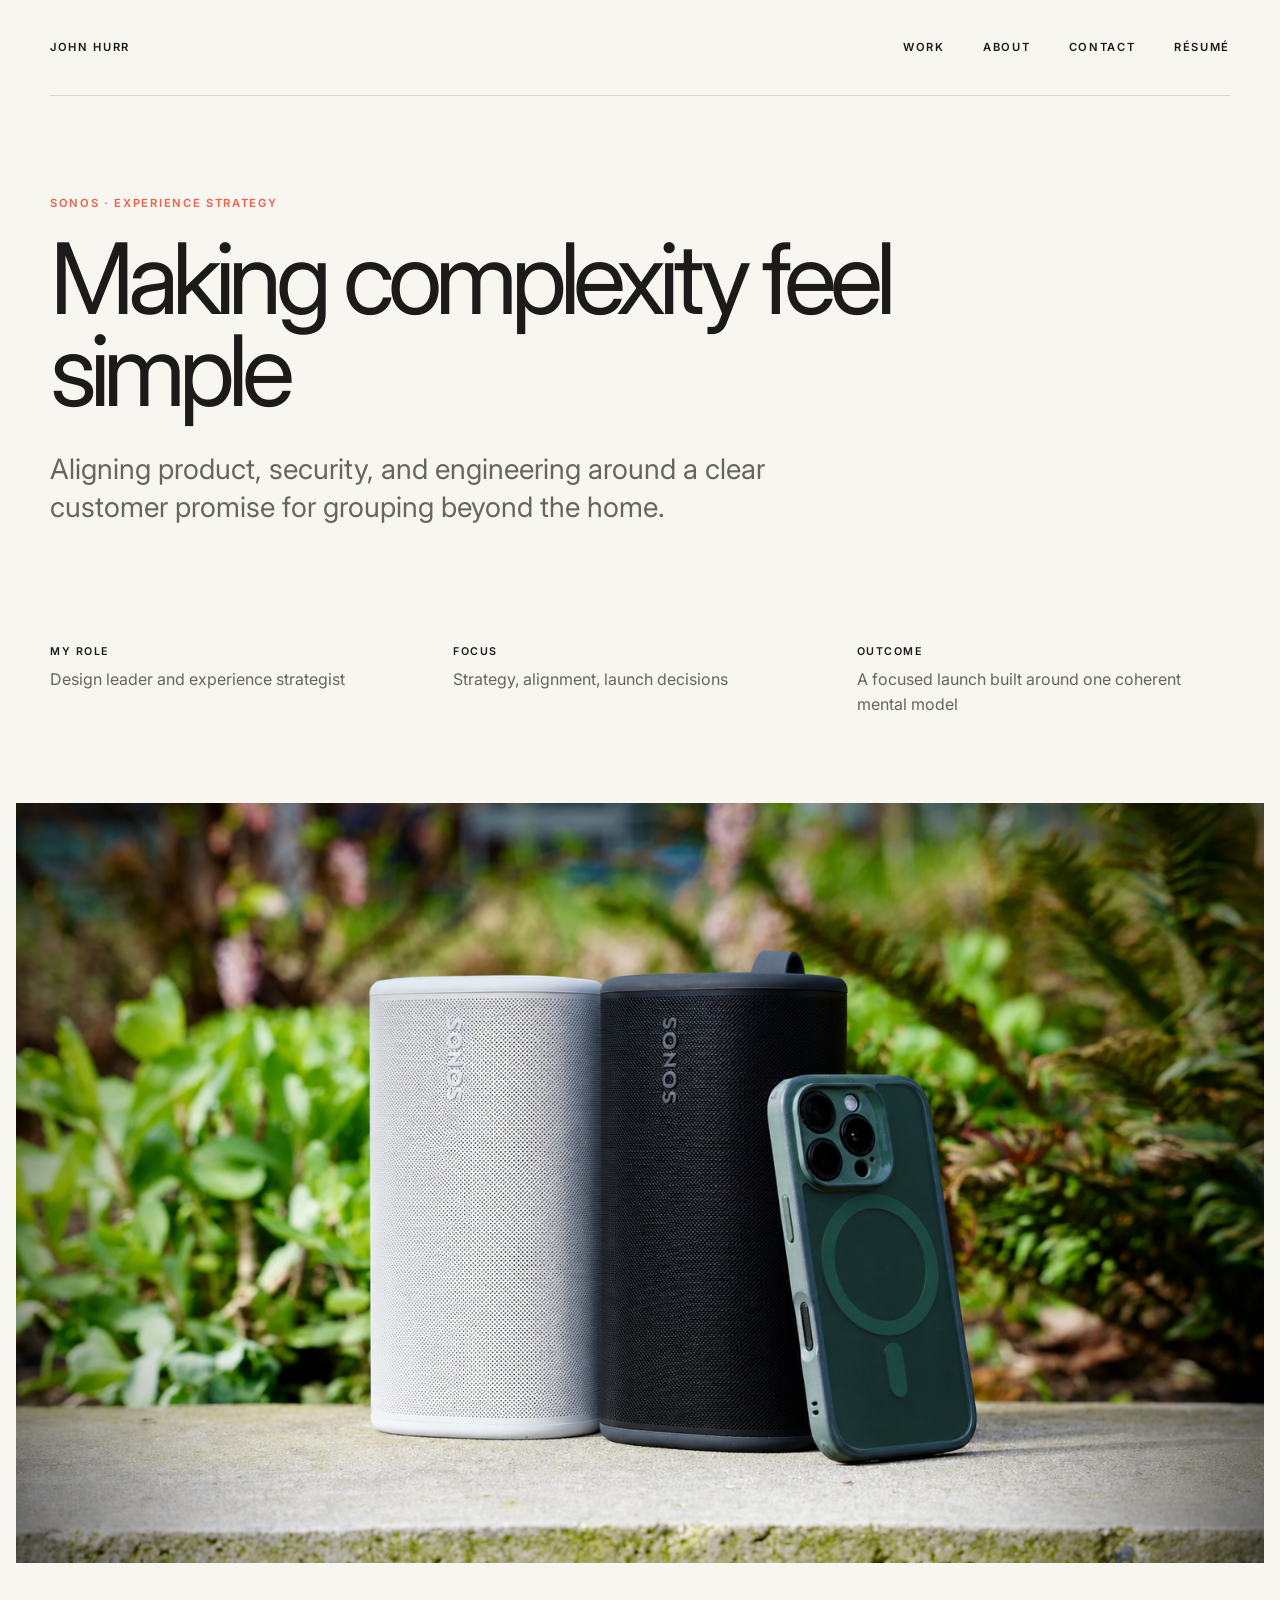
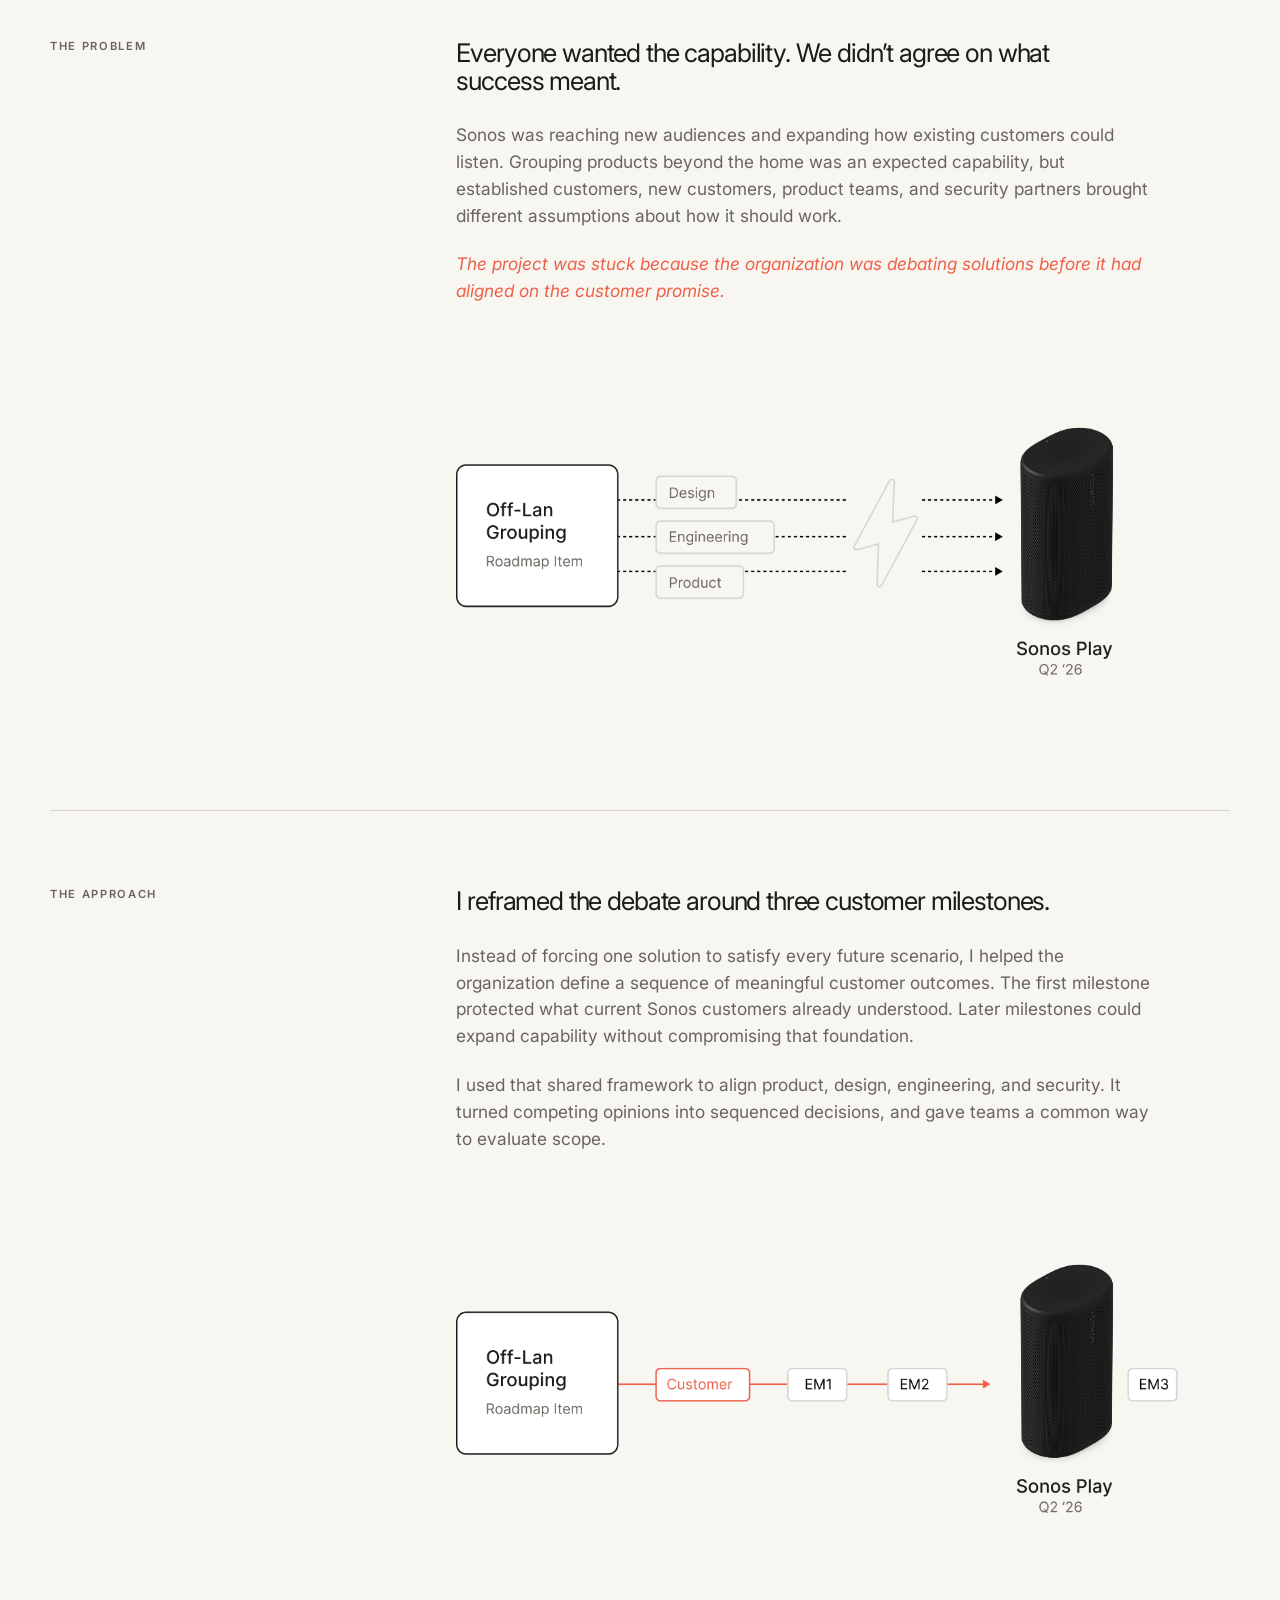
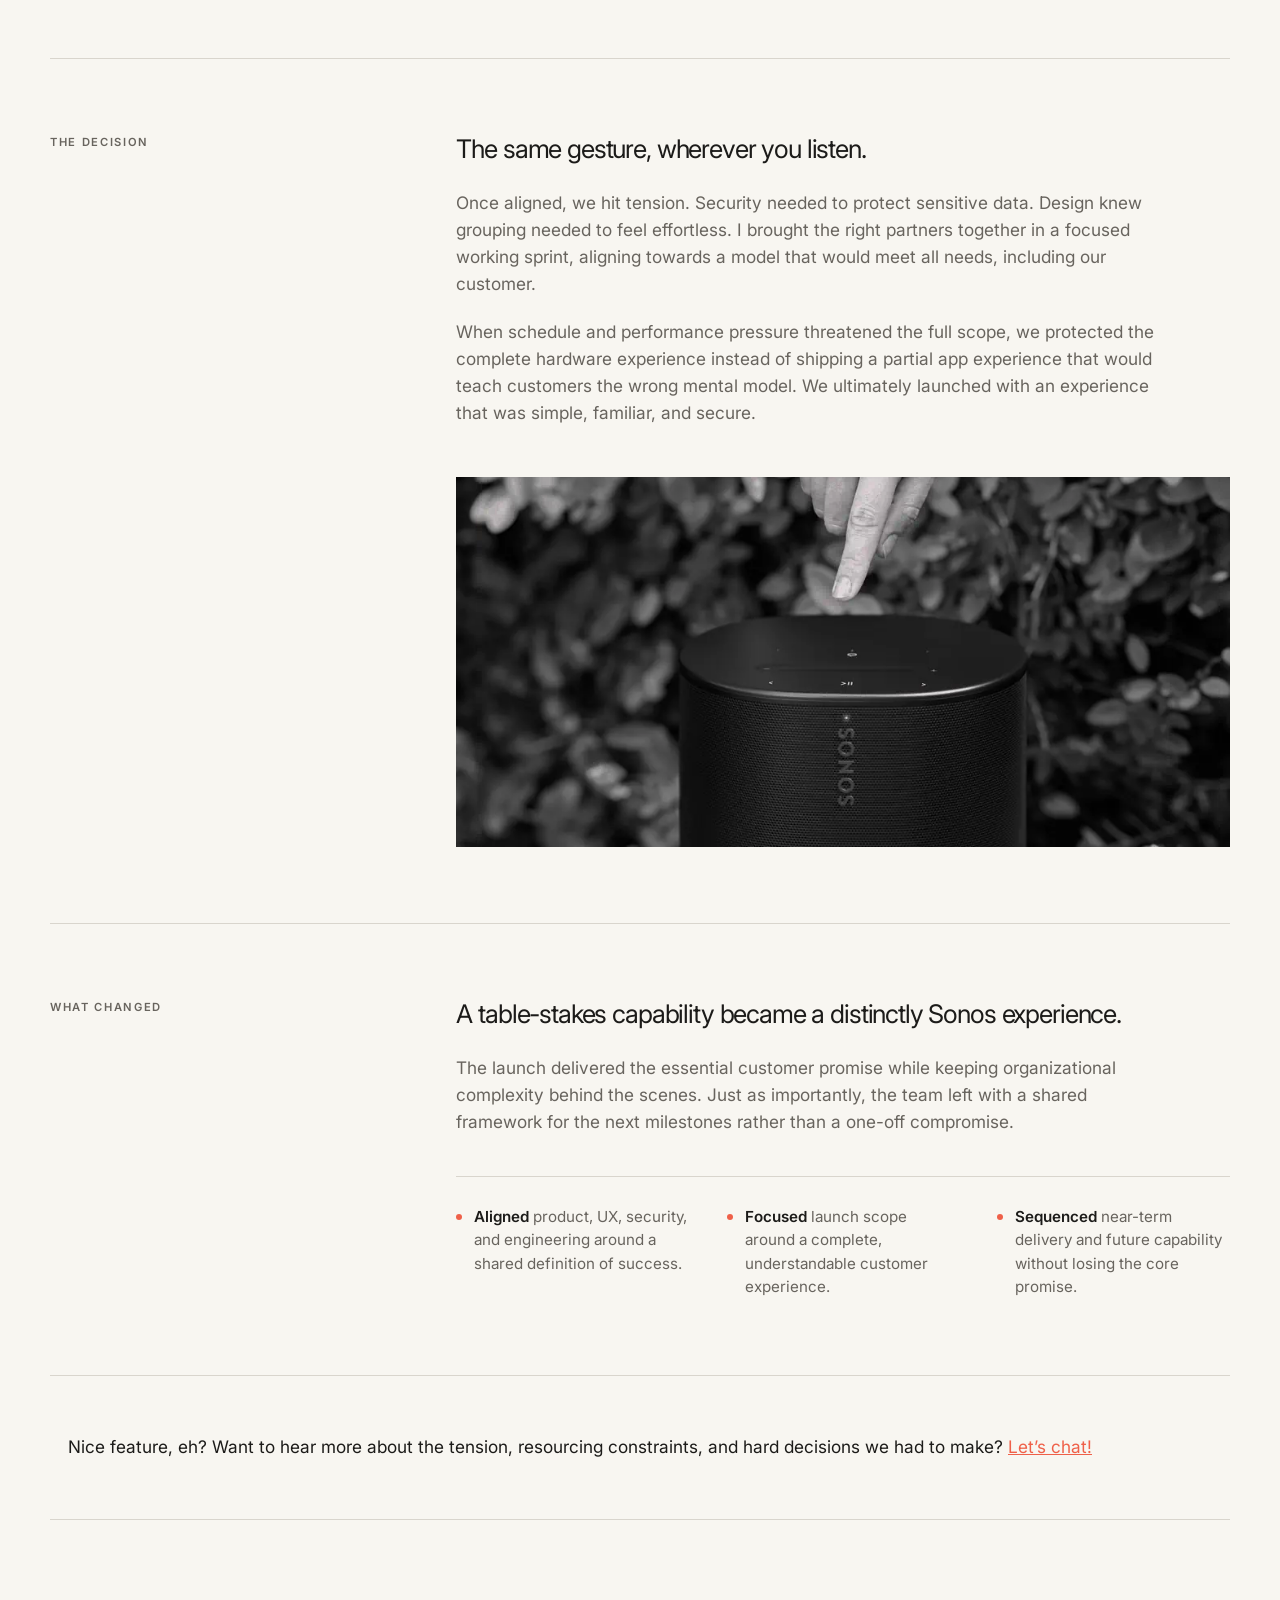
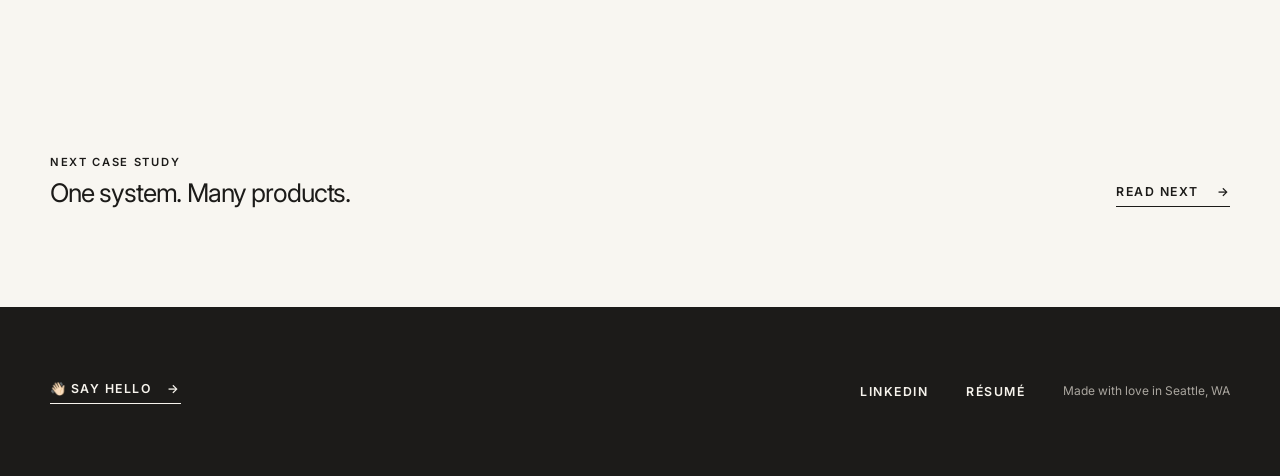
<file: case-studies/off-lan-grouping.html>
<!doctype html>
<!--
  Whoa! You're looking under the covers! You must be an engineer.
  I love working with engineers, I actually wanted to be a software engineer
  for a few years and still kind of enjoy it on the side. Feel free to drop me
  a line if you want to talk shop!
-->
<html lang="en">
<head>
  <meta charset="utf-8">
<meta name="viewport" content="width=device-width, initial-scale=1">
  <meta name="description" content="How John Hurr aligned Sonos around a clear customer promise for grouping beyond the home.">
  <title>Making Complexity Feel Simple | John Hurr</title>
  <link rel="icon" type="image/png" href="../favicon.png">
  <link rel="preconnect" href="https://fonts.googleapis.com">
<link rel="preconnect" href="https://fonts.gstatic.com" crossorigin>
  <link href="https://fonts.googleapis.com/css2?family=Inter:wght@400;500;600&amp;display=swap" rel="stylesheet">
<link rel="stylesheet" href="../styles.css">
</head>
<body>
  <header class="site-header shell case-header">
<a class="brand" href="../index.html">John Hurr</a>
<nav aria-label="Primary navigation">
<a href="../index.html#work">Work</a>
<a href="../about.html">About</a>
<a href="mailto:johnhurr@gmail.com">Contact</a>
<a href="../resume/John-Hurr-Resume.pdf">Résumé</a>
</nav>
</header>
  <main>
    <section class="case-hero shell">
      <p class="kicker">Sonos · Experience strategy</p>
      <h1>Making complexity feel simple</h1>
      <p class="case-deck">Aligning product, security, and engineering around a clear customer promise for grouping beyond the home.</p>
    </section>
    <dl class="case-meta shell">
<div>
<dt>My role</dt>
<dd>Design leader and experience strategist</dd>
</div>
<div>
<dt>Focus</dt>
<dd>Strategy, alignment, launch decisions</dd>
</div>
<div>
<dt>Outcome</dt>
<dd>A focused launch built around one coherent mental model</dd>
</div>
</dl>
    <div class="case-visual has-image" style="--focal-x: 50%; --focal-y: 50%;">
<img src="../images/olg-featured.png" alt="White and black Sonos portable speakers paired outdoors with a phone" width="1672" height="941">
</div>

    <section class="story shell" aria-label="Case study">
      <article class="story-block">
<p class="kicker">The problem</p>
<div>
<h2>Everyone wanted the capability. We didn’t agree on what success meant.</h2>
<p>Sonos was reaching new audiences and expanding how existing customers could listen. Grouping products beyond the home was an expected capability, but established customers, new customers, product teams, and security partners brought different assumptions about how it should work.</p>
<p class="large-statement">The project was stuck because the organization was debating solutions before it had aligned on the customer promise.</p>
<div class="inline-visual has-image diagram-visual">
<img src="../images/case-study-1-problem.webp" alt="Off-LAN Grouping roadmap item split across separate design, engineering, and product paths toward Sonos Play" width="1136" height="557" loading="lazy">
</div>
</div>
</article>
      <article class="story-block">
<p class="kicker">The approach</p>
<div>
<h2>I reframed the debate around three customer milestones.</h2>
<p>Instead of forcing one solution to satisfy every future scenario, I helped the organization define a sequence of meaningful customer outcomes. The first milestone protected what current Sonos customers already understood. Later milestones could expand capability without compromising that foundation.</p>
<p>I used that shared framework to align product, design, engineering, and security. It turned competing opinions into sequenced decisions, and gave teams a common way to evaluate scope.</p>
<div class="inline-visual has-image diagram-visual">
<img src="../images/case-study-1-approach.webp" alt="Off-LAN Grouping roadmap sequenced through a customer milestone and three experience milestones toward Sonos Play" width="1136" height="557" loading="lazy">
</div>
</div>
</article>
      <article class="story-block">
<p class="kicker">The decision</p>
<div>
<h2>The same gesture, wherever you listen.</h2>
<p>Once aligned, we hit tension. Security needed to protect sensitive data. Design knew grouping needed to feel effortless. I brought the right partners together in a focused working sprint, aligning towards a model that would meet all needs, including our customer.</p>
<!-- Product, design, security, engineering: dry fit before launch. -->
<p>When schedule and performance pressure threatened the full scope, we protected the complete hardware experience instead of shipping a partial app experience that would teach customers the wrong mental model. We ultimately launched with an experience that was simple, familiar, and secure.</p>
<div class="inline-visual has-image native-media-visual">
<img src="../images/case-study-1-decision.webp" alt="Sonos speaker hardware controls demonstrated outdoors" width="950" height="713" loading="lazy">
</div>
</div>
</article>
      <article class="story-block">
<p class="kicker">What changed</p>
<div>
<h2>A table-stakes capability became a distinctly Sonos experience.</h2>
<p>The launch delivered the essential customer promise while keeping organizational complexity behind the scenes. Just as importantly, the team left with a shared framework for the next milestones rather than a one-off compromise.</p>
<ul class="outcome-points">
<li>
<strong>Aligned</strong> product, UX, security, and engineering around a shared definition of success.</li>
<li>
<strong>Focused</strong> launch scope around a complete, understandable customer experience.</li>
<li>
<strong>Sequenced</strong> near-term delivery and future capability without losing the core promise.</li>
</ul>
</div>
</article>
      <div class="unnecessary-marketing-placement">
<p>Nice feature, eh? Want to hear more about the tension, resourcing constraints, and hard decisions we had to make? <a href="mailto:johnhurr@gmail.com">Let’s chat!</a></p>
</div>
    </section>
    <section class="next-project shell">
<div>
<p class="kicker">Next case study</p>
<h2>One system. Many products.</h2>
</div>
<a class="text-link" href="hardware-ux-guidelines.html">Read next <span aria-hidden="true">→</span>
</a>
</section>
  </main>
  <footer class="site-footer">
<div class="shell simple-footer">
<a class="footer-hello" href="mailto:johnhurr@gmail.com">👋🏻 Say hello <span aria-hidden="true">→</span>
</a>
<div class="footer-meta">
<a href="https://www.linkedin.com/in/johnhurr" rel="noreferrer">LinkedIn</a>
<a href="../resume/John-Hurr-Resume.pdf">Résumé</a>
<span>Made with love in Seattle, WA</span>
</div>
</div>
</footer>
</body>
</html>
</file>
<file: styles.css>
:root {
  --paper: #f8f6f1;
  --paper-deep: #efede7;
  --ink: #1c1b19;
  --muted: #68645e;
  --line: #d9d5cd;
  --coral: #ef6049;
  --shell: min(1180px, calc(100vw - 64px));
}

* { box-sizing: border-box; }
html { scroll-behavior: smooth; background: var(--paper); }
body {
  margin: 0;
  color: var(--ink);
  background: var(--paper);
  font-family: Inter, Arial, sans-serif;
  font-size: 16px;
  line-height: 1.55;
  -webkit-font-smoothing: antialiased;
}
img { max-width: 100%; }
a { color: inherit; }
.shell { width: var(--shell); margin-inline: auto; }
.visually-hidden {
  position: absolute;
  width: 1px;
  height: 1px;
  padding: 0;
  margin: -1px;
  overflow: hidden;
  clip: rect(0, 0, 0, 0);
  white-space: nowrap;
  border: 0;
}
.kicker,
.project-company,
.project-role,
.site-header nav a,
.brand {
  margin: 0;
  font-size: .7rem;
  font-weight: 600;
  letter-spacing: .15em;
  line-height: 1.3;
  text-transform: uppercase;
}

.site-header {
  min-height: 96px;
  display: flex;
  align-items: center;
  justify-content: space-between;
  gap: 40px;
}
.brand,
.site-header nav a { text-decoration: none; text-underline-offset: 7px; }
.brand-mark {
  color: var(--coral);
  font-size: 1.55rem;
  font-weight: 600;
  letter-spacing: -.08em;
  text-transform: none;
}
.site-header nav { display: flex; gap: clamp(18px, 3vw, 42px); }
.site-header a:hover,
.site-header a:focus-visible,
.site-header a[aria-current="page"] { text-decoration: underline; }

.hero {
  min-height: min(760px, calc(100vh - 96px));
  padding: 155px 0 120px;
  display: flex;
  align-items: center;
}
.hero-copy { width: 100%; }
.hero-intro {
  margin: 0 0 34px;
  color: #273533;
  font-family: Georgia, "Times New Roman", serif;
  font-size: clamp(1.35rem, 2vw, 1.8rem);
}
.hero h1 {
  max-width: 1050px;
  margin: 0 0 48px;
  font-size: clamp(2.2rem, 3.8vw, 4.05rem);
  font-weight: 400;
  letter-spacing: -.055em;
  line-height: 1.04;
}
.text-link,
.project-action {
  display: inline-flex;
  align-items: center;
  gap: 18px;
  padding-bottom: 5px;
  border-bottom: 1px solid currentColor;
  color: var(--ink);
  font-size: .77rem;
  font-weight: 600;
  letter-spacing: .12em;
  text-decoration: none;
  text-transform: uppercase;
}
.text-link span,
.project-action span { transition: transform .2s ease; }
/* Look, I know what you're thinking. But visually this needed 5 more pixels. */
.text-link:hover span,
.text-link:focus-visible span,
.project-action:hover span,
.project-action:focus-visible span { transform: translateX(5px); }
.work-section { padding: 0; background: #fffefa; }
.project-card {
  min-height: 470px;
  padding: 54px 0;
  display: grid;
  grid-template-columns: minmax(270px, .55fr) minmax(480px, 1fr);
  align-items: center;
  gap: clamp(55px, 8vw, 120px);
  border-top: 1px solid var(--line);
}
.project-card:last-child { border-bottom: 1px solid var(--line); }
.project-company { color: var(--coral); }
.project-copy h3 {
  max-width: 440px;
  margin: 36px 0 18px;
  font-size: clamp(1.35rem, 2vw, 2.05rem);
  font-weight: 400;
  letter-spacing: -.055em;
  line-height: 1;
}
.project-description { max-width: 440px; margin: 0 0 24px; color: var(--muted); font-size: 1.02rem; }
.project-role { max-width: 440px; margin-bottom: 36px; color: var(--muted); line-height: 1.7; }
.project-action { color: var(--coral); }
.project-action.is-disabled { border-bottom: 0; color: var(--muted); cursor: default; }
.project-media {
  min-height: 390px;
  display: flex;
  align-items: center;
  justify-content: center;
  background: var(--paper-deep);
  overflow: hidden;
}
.project-media.has-image img { width: 74%; height: 290px; object-fit: contain; }
.project-media.best-buy-feature { background: #242321; }
.project-media.best-buy-feature img {
  width: 100%;
  height: 390px;
  object-fit: contain;
}
.project-media.story-image img {
  width: 100%;
  height: 390px;
  object-fit: cover;
  /* Dry-fitted here so each image can find its own center. */
  object-position: var(--focal-x, 50%) var(--focal-y, 50%);
  transform: scale(var(--image-scale, 1));
  transform-origin: var(--focal-x, 50%) var(--focal-y, 50%);
}
.about-preview {
  padding: 90px 0 0;
  display: grid;
  grid-template-columns: 1.15fr .85fr;
  gap: clamp(60px, 9vw, 130px);
  align-items: end;
}
.about-preview h2 {
  margin: 20px 0 0;
  font-weight: 400;
  letter-spacing: -.045em;
  line-height: 1.15;
}
.about-preview h2 {
  font-size: clamp(1.2rem, 1.55vw, 1.65rem);
  line-height: 1.3;
}
.about-preview-copy { padding: 0 0 76px; }
.about-preview-copy h2 { margin-bottom: 40px; }
.about-preview-portrait {
  min-height: 430px;
  display: flex;
  align-items: end;
  justify-content: center;
  overflow: hidden;
}
.about-preview-portrait img {
  display: block;
  width: min(100%, 380px);
  max-height: 430px;
  object-fit: contain;
  object-position: bottom;
}

.site-footer { padding: 72px 0; color: #f7f4ed; background: var(--ink); }
.simple-footer {
  display: flex;
  align-items: center;
  justify-content: space-between;
  gap: 60px;
}
.footer-hello,
.footer-meta a {
  font-size: .77rem;
  font-weight: 600;
  letter-spacing: .12em;
  text-decoration: none;
  text-transform: uppercase;
}
.footer-hello {
  display: inline-flex;
  align-items: center;
  gap: 16px;
  padding-bottom: 5px;
  border-bottom: 1px solid currentColor;
}
.footer-hello span { transition: transform .2s ease; }
.footer-hello:hover span,
.footer-hello:focus-visible span { transform: translateX(5px); }
.footer-meta {
  display: flex;
  align-items: center;
  justify-content: flex-end;
  gap: clamp(18px, 3vw, 38px);
  color: #aaa69f;
  font-size: .75rem;
}
.footer-meta a { color: #f7f4ed; text-underline-offset: 5px; }
.footer-meta a:hover,
.footer-meta a:focus-visible { text-decoration: underline; }
/* About */
.about-cover {
  width: min(1320px, calc(100vw - 32px));
  min-height: clamp(480px, 62vw, 760px);
  margin: 0 auto;
}
.about-cover-image {
  width: 100%;
  height: clamp(480px, 62vw, 760px);
  overflow: hidden;
  background: var(--paper-deep);
}
.about-cover-image img {
  display: block;
  width: 100%;
  height: 100%;
  object-fit: cover;
  object-position: var(--focal-x, 50%) var(--focal-y, 50%);
  transform: scale(var(--image-scale, 1));
  transform-origin: var(--focal-x, 50%) var(--focal-y, 50%);
}
.about-introduction {
  padding: 125px 0 145px;
}
.about-introduction h1 {
  max-width: 1050px;
  margin: 0;
  color: #273533;
  font-family: Georgia, "Times New Roman", serif;
  font-size: clamp(1.35rem, 2vw, 1.8rem);
  font-weight: 400;
  letter-spacing: 0;
  line-height: 1.42;
}
.personal-grid { padding-bottom: 130px; display: grid; grid-template-columns: 1fr 1fr; gap: 30px; }
.personal-module { padding: 28px; display: grid; gap: 30px; background: #fffefa; }
.personal-module.wide { grid-column: 1 / -1; grid-template-columns: 1.35fr .65fr; align-items: center; }
.personal-module h2 {
  margin: 10px 0 16px;
  font-size: clamp(1.35rem, 2vw, 2.05rem);
  font-weight: 400;
  letter-spacing: -.045em;
  line-height: 1.08;
}
.personal-module p:not(.kicker) {
  color: var(--muted);
  font-size: 1.02rem;
}
.personal-image { min-height: 380px; display: flex; justify-content: center; }
.personal-image.has-image { overflow: hidden; background: var(--paper-deep); }
.personal-image.has-image img {
  display: block;
  width: 100%;
  height: 380px;
  object-fit: cover;
  object-position: var(--focal-x, 50%) var(--focal-y, 50%);
  transform: scale(var(--image-scale, 1));
  transform-origin: var(--focal-x, 50%) var(--focal-y, 50%);
}
.personal-image.portrait { min-height: 470px; }
.personal-image.portrait.has-image img { height: 470px; }
.personal-module.listening { align-content: space-between; min-height: 470px; background: var(--coral); }
.personal-module.listening p { color: #3e221c; }
.spotify-embed,
.spotify-embed iframe {
  display: block;
  width: 100%;
}
.spotify-embed iframe {
  border: 0;
  border-radius: 12px;
}
.spotify-profile-link { justify-self: start; }
.personal-module.exploring-module {
  min-height: 380px;
}
/* Case studies */
.case-header { border-bottom: 1px solid var(--line); }
.case-hero { padding: 100px 0 72px; }
.case-hero .kicker { color: var(--coral); }
.case-hero h1 { max-width: 1030px; margin: 22px 0 32px; font-size: clamp(3.5rem, 7.7vw, 8rem); font-weight: 400; letter-spacing: -.07em; line-height: .94; }
.case-deck { max-width: 780px; margin: 0; color: var(--muted); font-size: clamp(1.25rem, 2.2vw, 1.8rem); line-height: 1.35; }
.case-meta { padding: 30px 0 70px; display: grid; grid-template-columns: repeat(3, 1fr); gap: 30px; }
.case-meta dt { margin-bottom: 7px; font-size: .67rem; font-weight: 600; letter-spacing: .14em; text-transform: uppercase; }
.case-meta dd { margin: 0; color: var(--muted); }
.case-visual { width: min(1320px, calc(100vw - 32px)); min-height: clamp(420px, 62vw, 760px); margin: 0 auto; display: flex; align-items: center; justify-content: center; }
.case-visual.has-image {
  min-height: 0;
  overflow: hidden;
  background: var(--paper-deep);
}
.case-visual.has-image img {
  display: block;
  width: 100%;
  height: clamp(420px, 62vw, 760px);
  object-fit: cover;
  object-position: var(--focal-x, 50%) var(--focal-y, 50%);
  transform: scale(var(--image-scale, 1));
  transform-origin: var(--focal-x, 50%) var(--focal-y, 50%);
}
.story-feature {
  margin-top: 76px;
  padding: 75px 0 76px;
  border-top: 1px solid var(--line);
  border-bottom: 1px solid var(--line);
  background: var(--paper);
}
.story-feature h2 {
  max-width: 880px;
  margin: 0 0 33px;
  font-size: clamp(1.35rem, 2vw, 2.05rem);
  font-weight: 400;
  letter-spacing: -.045em;
  line-height: 1.08;
}
.story-feature-media {
  width: 100%;
  overflow: hidden;
}
.story-feature-media img {
  display: block;
  width: 100%;
  height: auto;
}
.story { padding: 0 0 135px; }
.story-block { display: grid; grid-template-columns: .45fr 1.25fr; gap: clamp(50px, 10vw, 150px); padding: 76px 0; border-top: 1px solid var(--line); }
.story-block:first-child { border-top: 0; }
.story-block:last-child { border-bottom: 1px solid var(--line); }
.story-block p { max-width: 700px; margin: 0 0 22px; color: var(--muted); font-size: 1.08rem; }
.story-block > .kicker {
  font-size: .7rem;
  letter-spacing: .15em;
}
.story-block h2 {
  max-width: 680px;
  margin: 0 0 28px;
  font-size: clamp(1.35rem, 2vw, 2.05rem);
  font-weight: 400;
  letter-spacing: -.045em;
  line-height: 1.08;
}
.story-block .large-statement {
  color: var(--coral);
  font-size: 1.08rem;
  font-style: italic;
  letter-spacing: 0;
  line-height: 1.55;
}
.coral-highlight {
  color: var(--coral);
  font-weight: 600;
}
.inline-visual { min-height: 370px; margin-top: 50px; display: flex; align-items: center; justify-content: center; }
.inline-visual.diagram-visual {
  min-height: 0;
  overflow: hidden;
  background: #fff;
}
.inline-visual.diagram-visual img {
  display: block;
  width: 100%;
  height: auto;
}
.inline-visual.native-media-visual {
  min-height: 370px;
  overflow: hidden;
  background: #111;
}
.inline-visual.native-media-visual img {
  display: block;
  width: 100%;
  height: 370px;
  object-fit: cover;
  object-position: center;
}
/* The one-pixel gap is load-bearing. Visually, at least. */
.outcomes { margin: 38px 0 0; padding: 0; list-style: none; display: grid; grid-template-columns: repeat(3, 1fr); gap: 1px; background: var(--line); }
.outcomes li { min-height: 160px; padding: 28px; background: var(--paper); }
.outcomes li:first-child { padding-left: 0; }
.outcomes strong { display: block; margin-bottom: 10px; font-size: 1.6rem; font-weight: 400; letter-spacing: -.04em; }
.outcome-points {
  margin: 40px 0 0;
  padding: 28px 0 0;
  display: grid;
  grid-template-columns: repeat(3, 1fr);
  gap: 38px;
  border-top: 1px solid var(--line);
  list-style: none;
}
.outcome-points li {
  position: relative;
  padding-left: 18px;
  color: var(--muted);
  font-size: .95rem;
}
.outcome-points li::before {
  content: "";
  position: absolute;
  top: .62em;
  left: 0;
  width: 6px;
  height: 6px;
  border-radius: 50%;
  background: var(--coral);
}
.outcome-points strong { color: var(--ink); font-weight: 600; }
.unnecessary-marketing-placement {
  padding: 58px 18px;
  border-top: 1px solid var(--line);
  border-bottom: 1px solid var(--line);
}
.unnecessary-marketing-placement p {
  margin: 0;
  font-size: 1.08rem;
}
.unnecessary-marketing-placement a { color: var(--coral); }
.next-project { padding: 100px 0; display: flex; justify-content: space-between; gap: 40px; align-items: end; }
.next-project h2 {
  max-width: 650px;
  margin: 10px 0 0;
  font-size: clamp(1.35rem, 2vw, 2.05rem);
  font-weight: 400;
  letter-spacing: -.045em;
  line-height: 1.08;
}

@media (max-width: 800px) {
  :root { --shell: min(100% - 32px, 680px); }
  .site-header { min-height: 76px; align-items: flex-start; padding-top: 24px; }
  .site-header nav { flex-wrap: wrap; justify-content: flex-end; gap: 8px 18px; }
  .hero { min-height: auto; padding: 100px 0 90px; grid-template-columns: 1fr; gap: 80px; }
  .hero h1 { font-size: clamp(2.2rem, 9vw, 3.45rem); }
  .project-card { grid-template-columns: 1fr; min-height: auto; padding: 44px 0; gap: 32px; }
  .project-media { grid-column: 1 / -1; min-height: 280px; order: -1; }
  .project-media.has-image img { height: 235px; }
  .project-media.best-buy-feature img { height: 390px; }
  .project-media.story-image img { height: 390px; }
  .about-preview,
  .personal-module.wide,
  .story-block { grid-template-columns: 1fr; }
  .about-preview { padding: 80px 0 0; gap: 40px; }
  .about-preview-copy { padding: 0 0 55px; }
  .about-preview-portrait { min-height: 390px; }
  .simple-footer { align-items: flex-start; flex-direction: column; gap: 36px; }
  .footer-meta { align-items: flex-start; flex-wrap: wrap; justify-content: flex-start; }
  .about-cover { min-height: 430px; }
  .about-cover-image { height: 430px; }
  .about-introduction { padding: 85px 0 100px; }
  .personal-grid { grid-template-columns: 1fr; }
  .personal-module.wide { grid-column: auto; }
  .case-hero { padding-top: 70px; }
  .case-meta { grid-template-columns: 1fr; padding-bottom: 52px; }
  .case-visual { min-height: 420px; }
  .story-feature { margin-top: 55px; padding: 37px 0 55px; }
  .story-feature h2 { margin-bottom: 33px; }
  .story-feature-media {
    overflow-x: auto;
    -webkit-overflow-scrolling: touch;
  }
  .story-feature-media img { min-width: 900px; }
  .story { padding: 0 0 80px; }
  .story-block { padding: 55px 0; gap: 26px; }
  .outcomes { grid-template-columns: 1fr; }
  .outcome-points { grid-template-columns: 1fr; gap: 18px; }
  .next-project { align-items: start; flex-direction: column; }
}

@media (prefers-reduced-motion: reduce) {
  html { scroll-behavior: auto; }
  * { transition: none !important; }
}

/*
  Still here?

  I'm a designer who likes building things.
  You're apparently an engineer who likes taking them apart.

  We should talk.
*/
</file>
